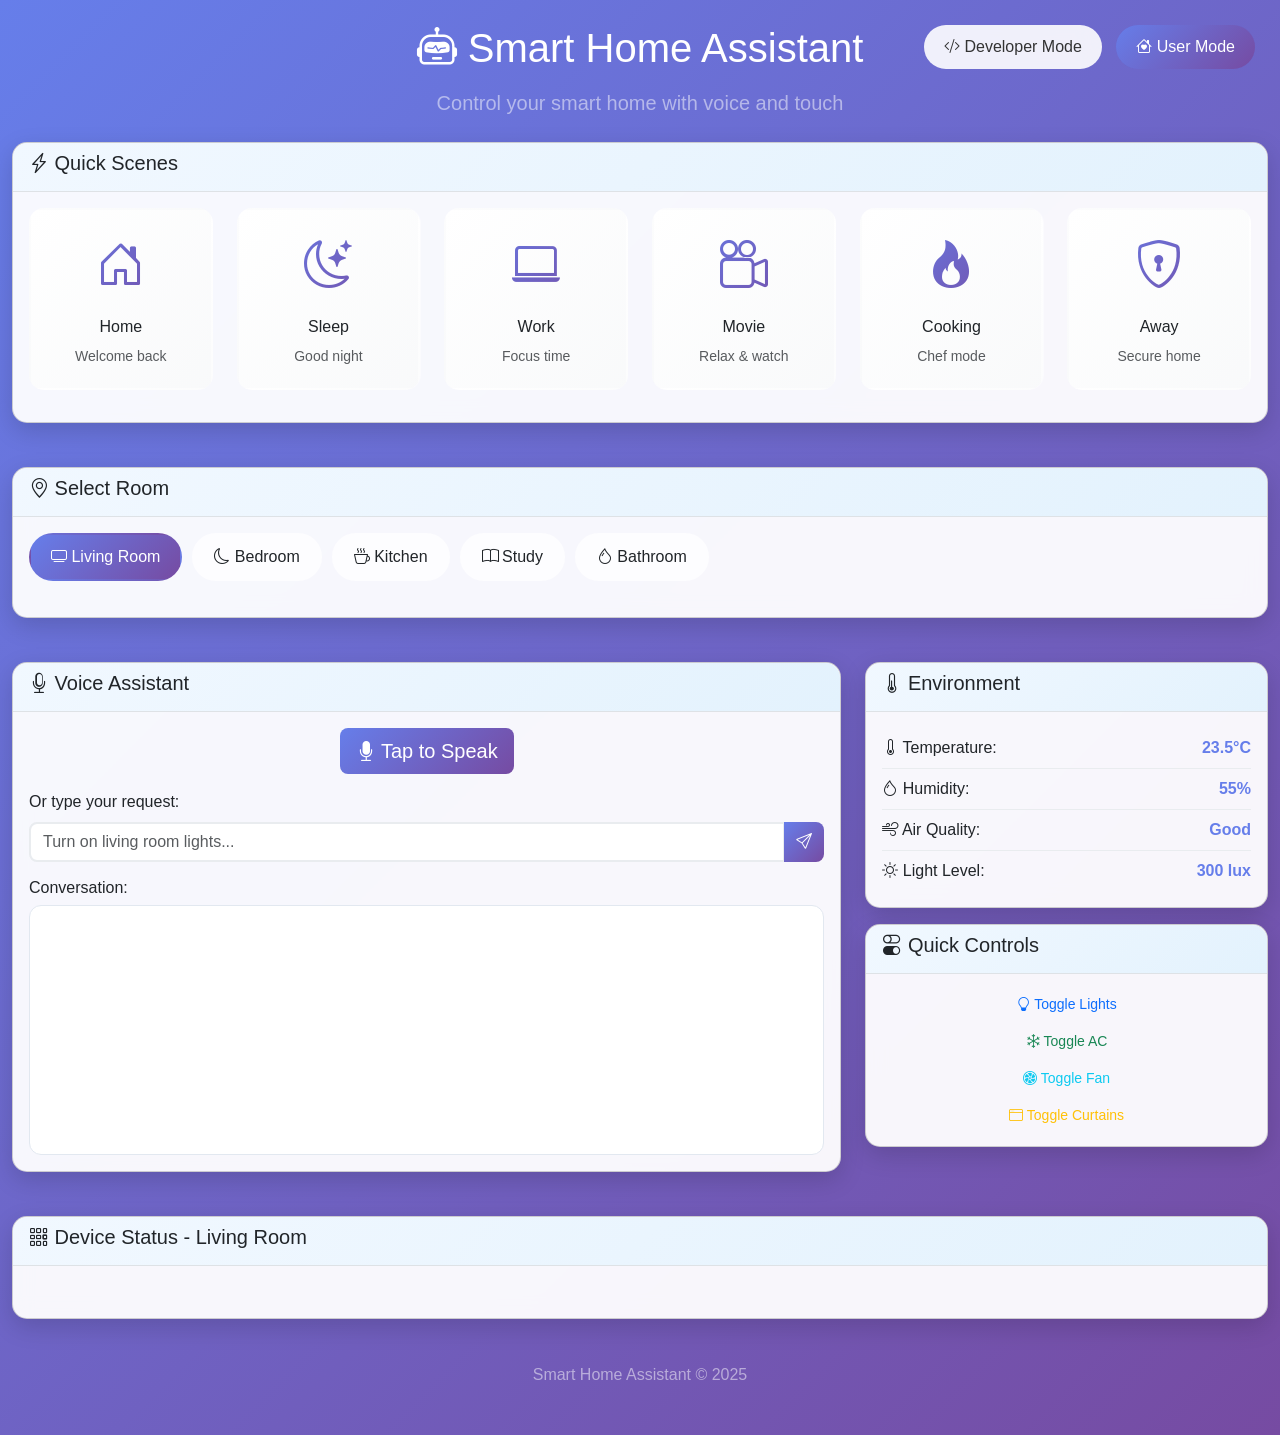
<file: web/index.html>
<!DOCTYPE html>
<html lang="en">
<head>
    <meta charset="UTF-8">
    <meta name="viewport" content="width=device-width, initial-scale=1.0">
    <title>Smart Home Assistant</title>
    <link href="https://cdn.jsdelivr.net/npm/bootstrap@5.1.3/dist/css/bootstrap.min.css" rel="stylesheet">
    <link rel="stylesheet" href="https://cdn.jsdelivr.net/npm/bootstrap-icons@1.7.2/font/bootstrap-icons.css">
    <link rel="stylesheet" href="css/styles.css">
    
    <!-- Load configuration and modules -->
    <script src="js/config.js"></script>
    <script src="js/api-client.js"></script>
    <script src="js/main.js"></script>
</head>
<body>
    <!-- Mode Switcher -->
    <div class="mode-switcher">
        <a href="developer.html" class="mode-btn">
            <i class="bi bi-code-slash"></i> Developer Mode
        </a>
        <a href="index.html" class="mode-btn active">
            <i class="bi bi-house-heart"></i> User Mode
        </a>
    </div>

    <div class="container-fluid">
        <!-- Header -->
        <header class="text-center my-4">
            <h1 class="text-white mb-3">
                <i class="bi bi-robot"></i> Smart Home Assistant
            </h1>
            <p class="lead text-white-50">
                Control your smart home with voice and touch
            </p>
        </header>

        <!-- Quick Scene Controls -->
        <div class="row mb-4">
            <div class="col-12">
                <div class="card">
                    <div class="card-header">
                        <h5><i class="bi bi-lightning-charge"></i> Quick Scenes</h5>
                    </div>
                    <div class="card-body">
                        <div class="row">
                            <div class="col-md-2 col-6 mb-3">
                                <div class="scene-card" onclick="executeScene('home_mode')">
                                    <div class="scene-icon">
                                        <i class="bi bi-house-door"></i>
                                    </div>
                                    <h6>Home</h6>
                                    <small class="text-muted">Welcome back</small>
                                </div>
                            </div>
                            <div class="col-md-2 col-6 mb-3">
                                <div class="scene-card" onclick="executeScene('sleep_mode')">
                                    <div class="scene-icon">
                                        <i class="bi bi-moon-stars"></i>
                                    </div>
                                    <h6>Sleep</h6>
                                    <small class="text-muted">Good night</small>
                                </div>
                            </div>
                            <div class="col-md-2 col-6 mb-3">
                                <div class="scene-card" onclick="executeScene('work_mode')">
                                    <div class="scene-icon">
                                        <i class="bi bi-laptop"></i>
                                    </div>
                                    <h6>Work</h6>
                                    <small class="text-muted">Focus time</small>
                                </div>
                            </div>
                            <div class="col-md-2 col-6 mb-3">
                                <div class="scene-card" onclick="executeScene('movie_mode')">
                                    <div class="scene-icon">
                                        <i class="bi bi-camera-reels"></i>
                                    </div>
                                    <h6>Movie</h6>
                                    <small class="text-muted">Relax & watch</small>
                                </div>
                            </div>
                            <div class="col-md-2 col-6 mb-3">
                                <div class="scene-card" onclick="executeScene('cooking_mode')">
                                    <div class="scene-icon">
                                        <i class="bi bi-fire"></i>
                                    </div>
                                    <h6>Cooking</h6>
                                    <small class="text-muted">Chef mode</small>
                                </div>
                            </div>
                            <div class="col-md-2 col-6 mb-3">
                                <div class="scene-card" onclick="executeScene('away_mode')">
                                    <div class="scene-icon">
                                        <i class="bi bi-shield-lock"></i>
                                    </div>
                                    <h6>Away</h6>
                                    <small class="text-muted">Secure home</small>
                                </div>
                            </div>
                        </div>
                    </div>
                </div>
            </div>
        </div>

        <!-- Room Selection -->
        <div class="row mb-4">
            <div class="col-12">
                <div class="card">
                    <div class="card-header">
                        <h5><i class="bi bi-geo-alt"></i> Select Room</h5>
                    </div>
                    <div class="card-body">
                        <div class="room-tabs" id="room-tabs">
                            <div class="room-tab active" data-room="living_room" onclick="selectRoom('living_room')">
                                <i class="bi bi-tv"></i> Living Room
                            </div>
                            <div class="room-tab" data-room="bedroom" onclick="selectRoom('bedroom')">
                                <i class="bi bi-moon"></i> Bedroom
                            </div>
                            <div class="room-tab" data-room="kitchen" onclick="selectRoom('kitchen')">
                                <i class="bi bi-cup-hot"></i> Kitchen
                            </div>
                            <div class="room-tab" data-room="study" onclick="selectRoom('study')">
                                <i class="bi bi-book"></i> Study
                            </div>
                            <div class="room-tab" data-room="bathroom" onclick="selectRoom('bathroom')">
                                <i class="bi bi-droplet"></i> Bathroom
                            </div>
                        </div>
                    </div>
                </div>
            </div>
        </div>

        <!-- Voice Interaction and Room Status -->
        <div class="row mb-4">
            <div class="col-md-8">
                <div class="card">
                    <div class="card-header">
                        <h5><i class="bi bi-mic"></i> Voice Assistant</h5>
                    </div>
                    <div class="card-body">
                        <div class="text-center mb-3">
                            <button id="voice-btn" class="btn btn-primary btn-lg" onclick="toggleVoiceRecording()">
                                <i class="bi bi-mic-fill"></i> Tap to Speak
                            </button>
                        </div>
                        
                        <div class="mb-3">
                            <label for="user-input" class="form-label">Or type your request:</label>
                            <div class="input-group">
                                <input type="text" id="user-input" class="form-control" placeholder="Turn on living room lights..." onkeypress="handleEnterKey(event)">
                                <button class="btn btn-primary" onclick="sendText()">
                                    <i class="bi bi-send"></i>
                                </button>
                            </div>
                        </div>
                        
                        <div>
                            <h6>Conversation:</h6>
                            <div id="chat-history" class="chat-area" style="min-height: 250px;"></div>
                        </div>
                        
                        <div class="mt-3" id="audio-player-container" style="display: none;">
                            <audio id="audio-player" controls style="width: 100%;"></audio>
                        </div>
                    </div>
                </div>
            </div>
            
            <!-- Room Status and Quick Controls -->
            <div class="col-md-4">
                <!-- Environment Status -->
                <div class="card mb-3">
                    <div class="card-header">
                        <h5><i class="bi bi-thermometer-half"></i> Environment</h5>
                    </div>
                    <div class="card-body">
                        <div id="environment-status">
                            <div class="environment-item">
                                <span><i class="bi bi-thermometer"></i> Temperature:</span>
                                <span class="environment-value" id="temp-display">23.5°C</span>
                            </div>
                            <div class="environment-item">
                                <span><i class="bi bi-droplet"></i> Humidity:</span>
                                <span class="environment-value" id="humidity-display">55%</span>
                            </div>
                            <div class="environment-item">
                                <span><i class="bi bi-wind"></i> Air Quality:</span>
                                <span class="environment-value" id="air-quality-display">Good</span>
                            </div>
                            <div class="environment-item">
                                <span><i class="bi bi-brightness-high"></i> Light Level:</span>
                                <span class="environment-value" id="light-display">300 lux</span>
                            </div>
                        </div>
                    </div>
                </div>

                <!-- Quick Controls -->
                <div class="card">
                    <div class="card-header">
                        <h5><i class="bi bi-toggles"></i> Quick Controls</h5>
                    </div>
                    <div class="card-body">
                        <div class="d-grid gap-2">
                            <button class="btn btn-outline-primary btn-sm" onclick="quickControl('ceiling_light', 'toggle')" id="light-btn">
                                <i class="bi bi-lightbulb"></i> <span id="light-text">Toggle Lights</span>
                            </button>
                            <button class="btn btn-outline-success btn-sm" onclick="quickControl('ac', 'toggle')" id="ac-btn">
                                <i class="bi bi-snow"></i> <span id="ac-text">Toggle AC</span>
                            </button>
                            <button class="btn btn-outline-info btn-sm" onclick="quickControl('fan', 'toggle')" id="fan-btn">
                                <i class="bi bi-fan"></i> <span id="fan-text">Toggle Fan</span>
                            </button>
                            <button class="btn btn-outline-warning btn-sm" onclick="quickControl('curtain', 'toggle')" id="curtain-btn">
                                <i class="bi bi-window"></i> <span id="curtain-text">Toggle Curtains</span>
                            </button>
                        </div>
                    </div>
                </div>
            </div>
        </div>

        <!-- Device Status Grid -->
        <div class="row mb-4">
            <div class="col-12">
                <div class="card">
                    <div class="card-header">
                        <h5><i class="bi bi-grid-3x3-gap"></i> Device Status - <span id="current-room-display">Living Room</span></h5>
                    </div>
                    <div class="card-body">
                        <div class="device-grid" id="device-grid">
                            <!-- Device cards will be populated here -->
                        </div>
                    </div>
                </div>
            </div>
        </div>

        <footer class="text-center mt-4 mb-5">
            <p class="text-white-50">Smart Home Assistant &copy; 2025</p>
        </footer>
    </div>

    <!-- User Mode JavaScript -->
    <script>
        // Global variables
        let isRecording = false;
        let currentRoom = 'living_room';
        let currentDeviceStates = {};

        // Room selection
        function selectRoom(room) {
            currentRoom = room;
            
            // Update active tab
            document.querySelectorAll('.room-tab').forEach(tab => {
                tab.classList.remove('active');
            });
            document.querySelector(`[data-room="${room}"]`).classList.add('active');
            
            // Update display
            const roomNames = {
                'living_room': 'Living Room',
                'bedroom': 'Bedroom',
                'kitchen': 'Kitchen',
                'study': 'Study',
                'bathroom': 'Bathroom'
            };
            document.getElementById('current-room-display').textContent = roomNames[room];
            
            // Update environment and device status
            updateEnvironmentStatus();
            updateDeviceGrid();
        }

        // Scene execution
        function executeScene(sceneName) {
            addMessageToChat('user', `Executing ${sceneName.replace('_', ' ')} mode...`);
            
            fetch(`${API_URLS.coordinator}/execute_scene`, {
                method: 'POST',
                headers: { 'Content-Type': 'application/json' },
                body: JSON.stringify({ scene_name: sceneName, location: currentRoom })
            })
            .then(response => response.json())
            .then(data => {
                if (data.status === 'success') {
                    addMessageToChat('ai', `${sceneName.replace('_', ' ')} mode activated successfully!`);
                } else {
                    addMessageToChat('ai', `Failed to activate ${sceneName.replace('_', ' ')} mode.`);
                }
                updateEnvironmentStatus();
                updateDeviceGrid();
            })
            .catch(error => {
                addMessageToChat('ai', `Error executing scene: ${error.message}`);
            });
        }

        // Voice recording with real STT
        function toggleVoiceRecording() {
            const btn = document.getElementById('voice-btn');
            if (!isRecording) {
                startVoiceRecording(btn);
            } else {
                stopVoiceRecording(btn);
            }
        }

        async function startVoiceRecording(btn) {
            try {
                // Check if browser supports audio recording
                if (!navigator.mediaDevices || !navigator.mediaDevices.getUserMedia) {
                    addMessageToChat('system', 'Voice recording not supported in this browser.');
                    return;
                }

                // Request microphone access
                const stream = await navigator.mediaDevices.getUserMedia({ audio: true });
                
                isRecording = true;
                btn.innerHTML = '<i class="bi bi-stop-fill"></i> Stop Recording';
                btn.classList.add('voice-recording', 'btn-danger');
                btn.classList.remove('btn-primary');
                
                addMessageToChat('system', 'Recording... Speak now!');
                
                // Initialize MediaRecorder
                const mediaRecorder = new MediaRecorder(stream);
                const audioChunks = [];
                
                mediaRecorder.ondataavailable = (event) => {
                    audioChunks.push(event.data);
                };
                
                mediaRecorder.onstop = async () => {
                    const audioBlob = new Blob(audioChunks, { type: 'audio/wav' });
                    await processAudioBlob(audioBlob);
                    
                    // Stop all tracks to free up microphone
                    stream.getTracks().forEach(track => track.stop());
                };
                
                // Start recording
                mediaRecorder.start();
                
                // Store mediaRecorder for stopping
                window.currentMediaRecorder = mediaRecorder;
                
                // Auto-stop after 10 seconds
                setTimeout(() => {
                    if (isRecording && mediaRecorder.state === 'recording') {
                        stopVoiceRecording(btn);
                    }
                }, 10000);
                
            } catch (error) {
                console.error('Error starting voice recording:', error);
                addMessageToChat('system', `Voice recording error: ${error.message}`);
                resetVoiceButton(btn);
            }
        }

        function stopVoiceRecording(btn) {
            if (window.currentMediaRecorder && window.currentMediaRecorder.state === 'recording') {
                window.currentMediaRecorder.stop();
            }
            resetVoiceButton(btn);
        }

        function resetVoiceButton(btn) {
            isRecording = false;
            btn.innerHTML = '<i class="bi bi-mic-fill"></i> Tap to Speak';
            btn.classList.remove('voice-recording', 'btn-danger');
            btn.classList.add('btn-primary');
        }

        async function processAudioBlob(audioBlob) {
            addMessageToChat('system', 'Processing voice...');
            
            try {
                // Create FormData for file upload
                const formData = new FormData();
                formData.append('file', audioBlob, 'recording.wav');
                
                // Upload to STT service
                const response = await fetch(`${API_URLS.stt}/upload`, {
                    method: 'POST',
                    body: formData
                });
                
                if (!response.ok) {
                    throw new Error(`STT service error: ${response.status}`);
                }
                
                const data = await response.json();
                
                if (data.text && data.text.trim()) {
                    const recognizedText = data.text.trim();
                    addMessageToChat('user', recognizedText);
                    sendTextMessage(recognizedText);
                } else {
                    addMessageToChat('system', 'Could not recognize speech. Please try again.');
                }
                
            } catch (error) {
                console.error('Error processing audio:', error);
                addMessageToChat('system', `Speech recognition failed: ${error.message}`);
            }
        }

        // Fallback voice command for demo purposes
        function processVoiceCommand(text) {
            addMessageToChat('user', text);
            sendTextMessage(text);
        }

        // Text input
        function sendText() {
            const input = document.getElementById('user-input');
            const text = input.value.trim();
            if (!text) return;
            
            addMessageToChat('user', text);
            input.value = '';
            sendTextMessage(text);
        }

        function handleEnterKey(event) {
            if (event.key === 'Enter') {
                sendText();
            }
        }

        async function sendTextMessage(text) {
            const thinkingId = addMessageToChat('ai', 'Thinking...');
            
            try {
                const response = await fetch(`${API_URLS.coordinator}/process_text`, {
                    method: 'POST',
                    headers: { 'Content-Type': 'application/json' },
                    body: JSON.stringify({ text: text })
                });
                
                const data = await response.json();
                
                if (response.ok) {
                    updateChatMessage(thinkingId, data.ai_response);
                    
                    if (data.iot_commands && data.iot_commands.length > 0) {
                        let iotInfo = 'Executed commands:<br>';
                        data.iot_commands.forEach(cmd => {
                            if (cmd.type === 'scene') {
                                iotInfo += `- Scene: ${cmd.scene}<br>`;
                            } else {
                                iotInfo += `- ${cmd.device} (${cmd.location}): ${cmd.action}<br>`;
                            }
                        });
                        addMessageToChat('system', iotInfo);
                    }
                    
                    if (data.audio_path) {
                        const audioServer = API_URLS.tts;
                        const audioFilename = data.audio_path.split('/').pop();
                        const audioUrl = `${audioServer}/audio/${audioFilename}`;
                        
                        const audioPlayer = document.getElementById('audio-player');
                        audioPlayer.src = audioUrl;
                        document.getElementById('audio-player-container').style.display = 'block';
                        
                        audioPlayer.play().catch(err => {
                            console.error('Auto-play failed:', err);
                            addMessageToChat('system', 'Audio ready. Click play button to listen.');
                        });
                    }
                    
                    updateEnvironmentStatus();
                    updateDeviceGrid();
                } else {
                    updateChatMessage(thinkingId, `Processing failed: ${data.error || 'Unknown error'}`);
                }
            } catch (error) {
                updateChatMessage(thinkingId, `Request error: ${error.message}`);
            }
        }

        // Quick controls
        function quickControl(device, action) {
            let deviceAction = action;
            
            if (action === 'toggle') {
                const currentState = currentDeviceStates[device]?.[currentRoom]?.status || 'off';
                deviceAction = currentState === 'on' ? 'off' : 'on';
            }
            
            fetch(`${API_URLS.iot}/control`, {
                method: 'POST',
                headers: { 'Content-Type': 'application/json' },
                body: JSON.stringify({
                    commands: [{ device: device, action: deviceAction, location: currentRoom }]
                })
            })
            .then(response => response.json())
            .then(data => {
                updateEnvironmentStatus();
                updateDeviceGrid();
                updateQuickControlButtons();
                addMessageToChat('system', `${device} in ${currentRoom} ${deviceAction}`);
            })
            .catch(error => {
                addMessageToChat('system', `Error controlling device: ${error.message}`);
            });
        }

        // Update environment status
        function updateEnvironmentStatus() {
            fetch(`${API_URLS.iot}/sensors/${currentRoom}`)
                .then(response => response.json())
                .then(data => {
                    if (data.sensors) {
                        document.getElementById('temp-display').textContent = `${data.sensors.temperature}°C`;
                        document.getElementById('humidity-display').textContent = `${data.sensors.humidity}%`;
                        document.getElementById('light-display').textContent = `${data.sensors.light_level} lux`;
                        
                        // Calculate air quality
                        const co2 = data.sensors.co2;
                        let airQuality = 'Good';
                        if (co2 > 800) airQuality = 'Poor';
                        else if (co2 > 600) airQuality = 'Fair';
                        document.getElementById('air-quality-display').textContent = airQuality;
                    }
                })
                .catch(error => console.error('Error updating environment:', error));
            
            // Update device states
            fetch(`${API_URLS.iot}/devices`)
                .then(response => response.json())
                .then(data => {
                    currentDeviceStates = data.devices;
                    updateQuickControlButtons();
                })
                .catch(error => console.error('Error updating device states:', error));
        }

        // Update quick control buttons
        function updateQuickControlButtons() {
            const devices = ['ceiling_light', 'ac', 'fan', 'curtain'];
            const buttonTexts = {
                'ceiling_light': 'light',
                'ac': 'ac',
                'fan': 'fan',
                'curtain': 'curtain'
            };

            devices.forEach(device => {
                const state = currentDeviceStates[device]?.[currentRoom]?.status || 'off';
                const button = document.getElementById(`${buttonTexts[device]}-btn`);
                const text = document.getElementById(`${buttonTexts[device]}-text`);
                
                if (button && text) {
                    if (state === 'on' || state === 'open') {
                        button.classList.remove('btn-outline-primary', 'btn-outline-success', 'btn-outline-info', 'btn-outline-warning');
                        button.classList.add('btn-primary');
                        text.textContent = `Turn Off ${device.replace('_', ' ').replace('ceiling light', 'Lights')}`;
                    } else {
                        button.classList.remove('btn-primary', 'btn-success', 'btn-info', 'btn-warning');
                        button.classList.add('btn-outline-primary');
                        text.textContent = `Turn On ${device.replace('_', ' ').replace('ceiling light', 'Lights')}`;
                    }
                }
            });
        }

        // Update device grid
        function updateDeviceGrid() {
            const grid = document.getElementById('device-grid');
            if (!grid) return;

            const deviceConfig = {
                'ceiling_light': { icon: 'lightbulb', name: 'Ceiling Light' },
                'desk_lamp': { icon: 'lamp', name: 'Desk Lamp' },
                'fan': { icon: 'fan', name: 'Fan' },
                'exhaust_fan': { icon: 'wind', name: 'Exhaust Fan' },
                'ac': { icon: 'snow', name: 'Air Conditioner' },
                'curtain': { icon: 'window', name: 'Curtain' }
            };

            grid.innerHTML = '';

            Object.keys(deviceConfig).forEach(deviceType => {
                const deviceState = currentDeviceStates[deviceType]?.[currentRoom];
                if (!deviceState) return;

                const config = deviceConfig[deviceType];
                const isActive = deviceState.status === 'on' || deviceState.status === 'open';

                const deviceCard = document.createElement('div');
                deviceCard.className = `device-card ${isActive ? 'active' : ''}`;
                deviceCard.onclick = () => quickControl(deviceType, 'toggle');

                let statusText = isActive ? 'On' : 'Off';
                let additionalInfo = '';

                // Add specific information based on device type
                if (deviceType === 'ceiling_light' || deviceType === 'desk_lamp') {
                    if (deviceState.brightness !== undefined) {
                        additionalInfo = `<br><small>Brightness: ${deviceState.brightness}%</small>`;
                    }
                } else if (deviceType === 'fan' || deviceType === 'exhaust_fan') {
                    if (deviceState.speed !== undefined && isActive) {
                        additionalInfo = `<br><small>Speed: ${deviceState.speed}</small>`;
                    }
                } else if (deviceType === 'ac') {
                    if (deviceState.temperature !== undefined) {
                        additionalInfo = `<br><small>Temp: ${deviceState.temperature}°C</small>`;
                    }
                } else if (deviceType === 'curtain') {
                    if (deviceState.position !== undefined) {
                        statusText = `${deviceState.position}% Open`;
                        additionalInfo = '';
                    }
                }

                deviceCard.innerHTML = `
                    <div class="device-icon">
                        <i class="bi bi-${config.icon}"></i>
                    </div>
                    <h6>${config.name}</h6>
                    <p class="mb-0">${statusText}${additionalInfo}</p>
                `;

                grid.appendChild(deviceCard);
            });
        }

        // Chat functions
        function addMessageToChat(type, text) {
            const chatHistory = document.getElementById('chat-history');
            const messageId = 'msg-' + Date.now() + '-' + Math.random();
            
            const messageDiv = document.createElement('div');
            messageDiv.id = messageId;
            messageDiv.className = `chat-message ${type}`;
            
            const messageP = document.createElement('p');
            
            if (type === 'system') {
                messageP.innerHTML = text;
            } else {
                messageP.textContent = text;
            }
            
            messageDiv.appendChild(messageP);
            chatHistory.appendChild(messageDiv);
            chatHistory.scrollTop = chatHistory.scrollHeight;
            
            return messageId;
        }

        function updateChatMessage(messageId, text) {
            const messageElement = document.getElementById(messageId);
            if (messageElement) {
                messageElement.querySelector('p').textContent = text;
                const chatHistory = messageElement.parentElement;
                chatHistory.scrollTop = chatHistory.scrollHeight;
            }
        }

        // Initialize
        document.addEventListener('DOMContentLoaded', function() {
            updateEnvironmentStatus();
            updateDeviceGrid();
            
            // Auto-refresh every 30 seconds
            setInterval(updateEnvironmentStatus, 30000);
            
            console.log('Smart Home User Interface loaded');
        });
    </script>
</body>
</html>
</file>
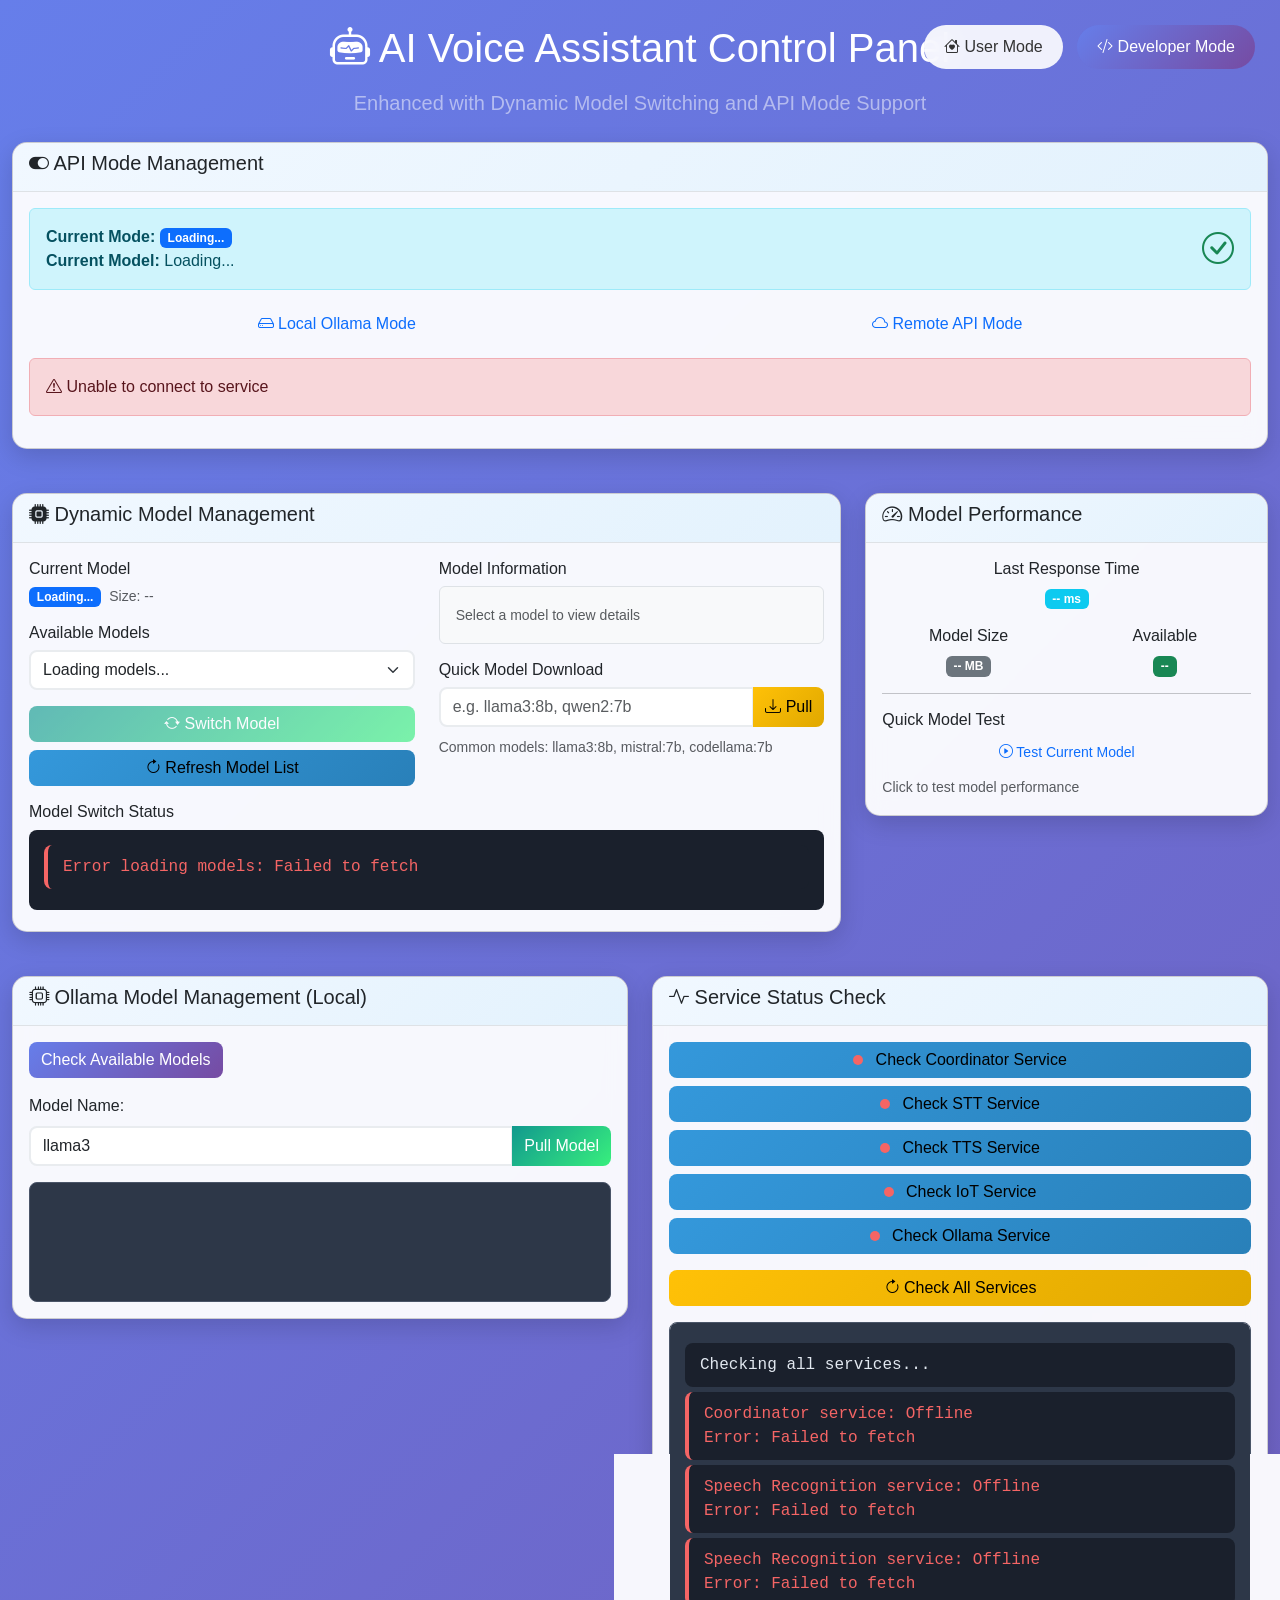
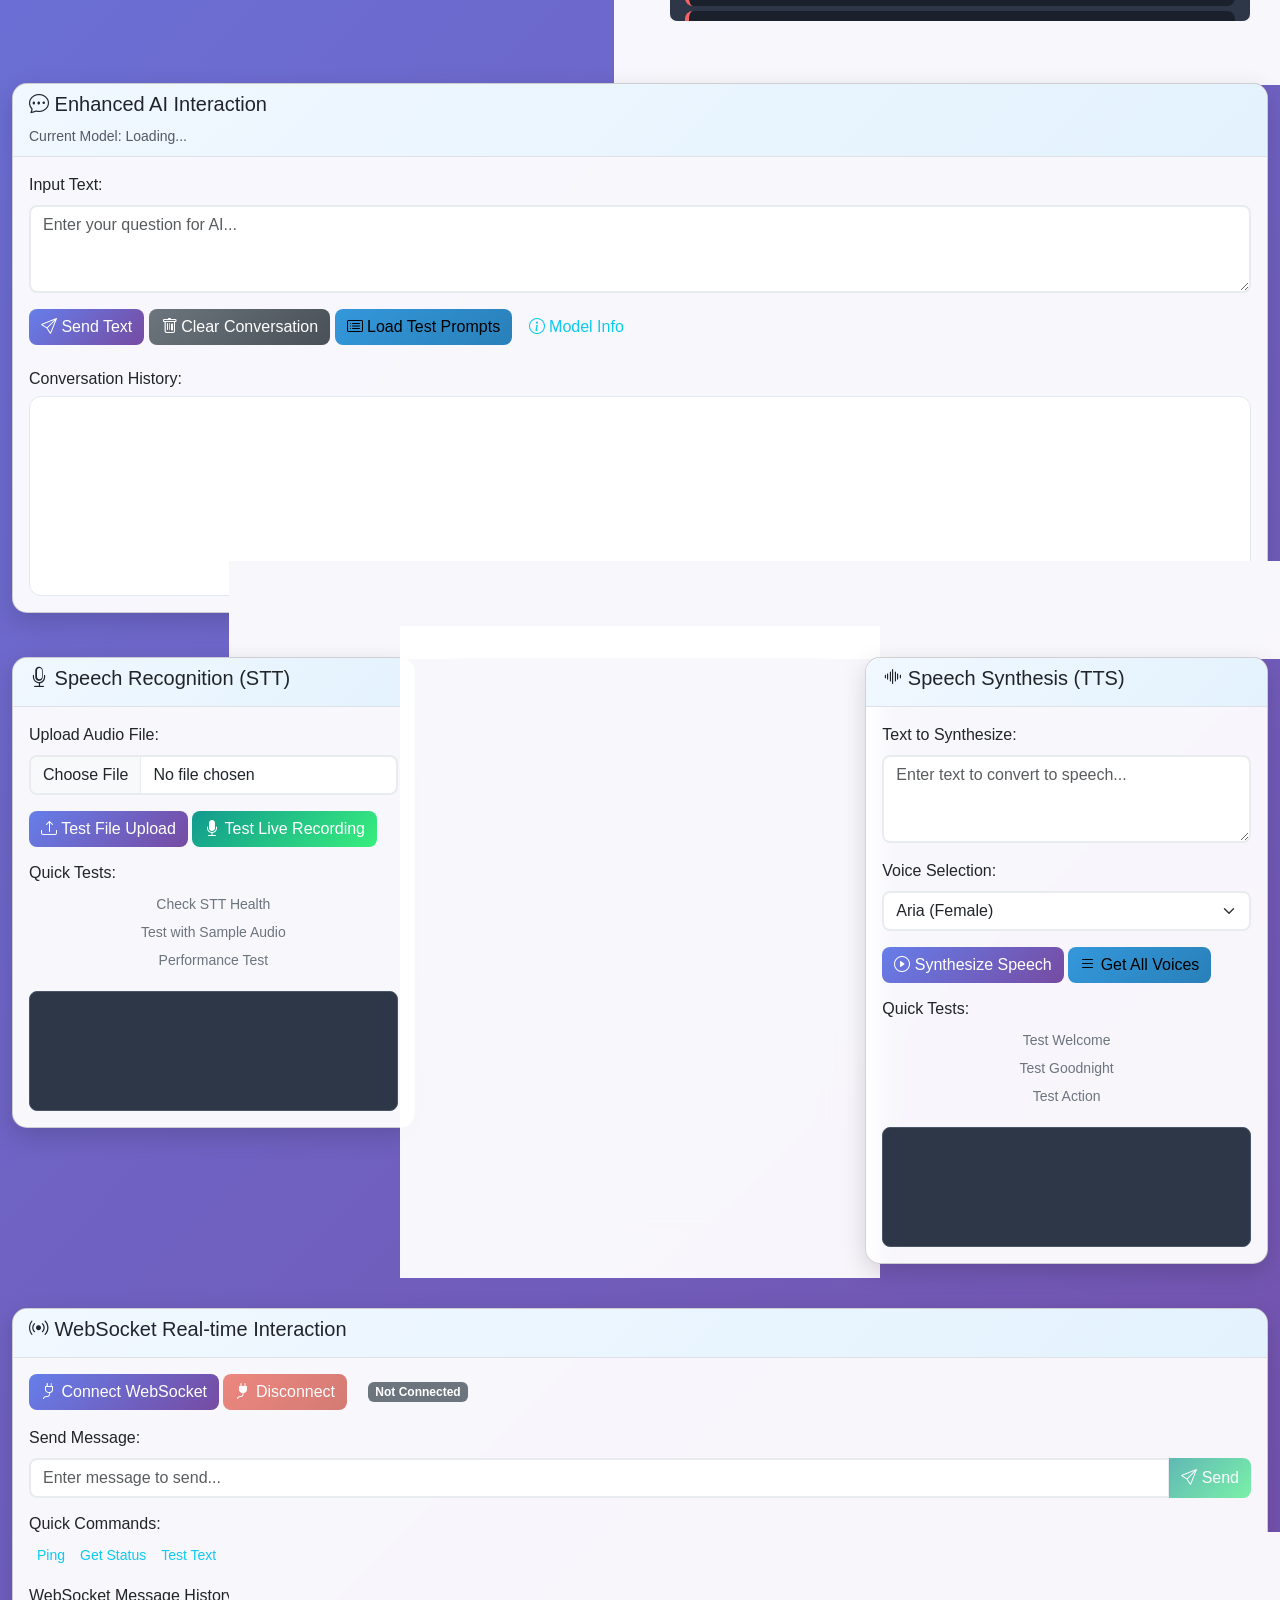
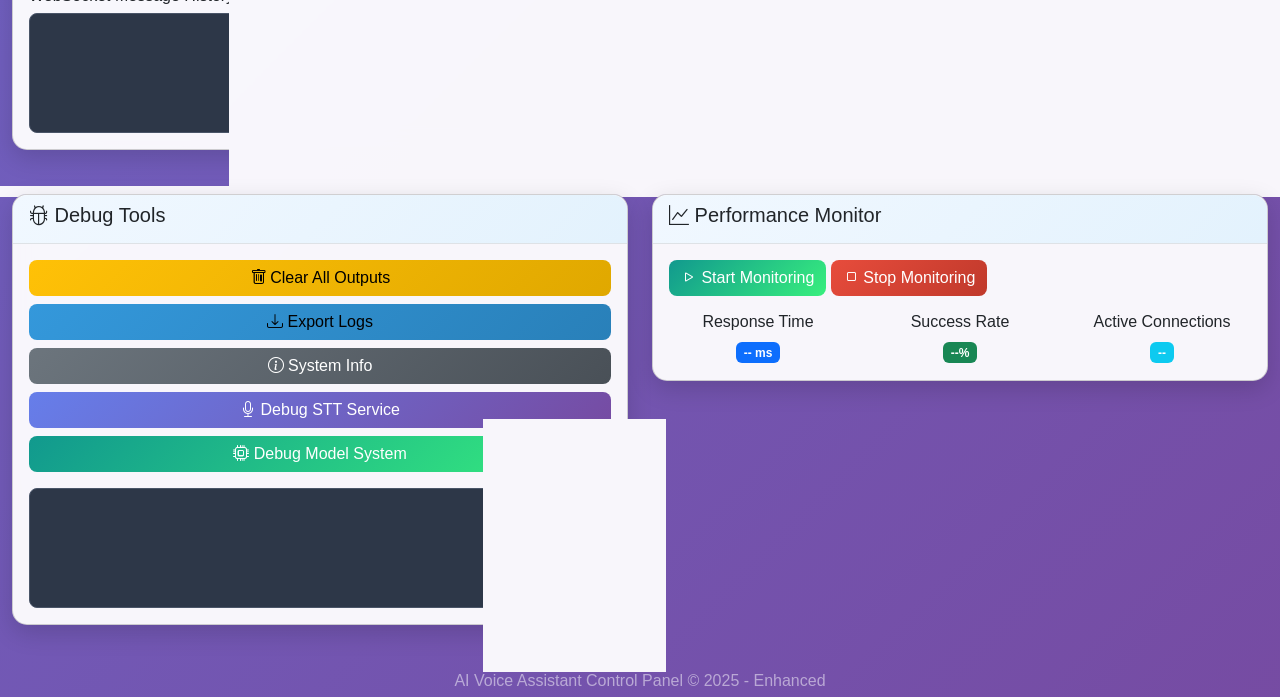
<file: web/developer.html>
<!DOCTYPE html>
<html lang="en">
<head>
    <meta charset="UTF-8">
    <meta name="viewport" content="width=device-width, initial-scale=1.0">
    <title>AI Voice Assistant Control Panel - Enhanced</title>
    <link href="https://cdn.jsdelivr.net/npm/bootstrap@5.1.3/dist/css/bootstrap.min.css" rel="stylesheet">
    <link rel="stylesheet" href="https://cdn.jsdelivr.net/npm/bootstrap-icons@1.7.2/font/bootstrap-icons.css">
    <link rel="stylesheet" href="css/styles.css">
    
    <!-- Load configuration and modules -->
    <script src="js/config.js"></script>
    <script src="js/api-client.js"></script>
    <script src="js/ollama.js"></script>
    <script src="js/services.js"></script>
    <script src="js/chat.js"></script>
    <script src="js/iot.js"></script>
    <script src="js/tts.js"></script>
    <script src="js/websocket.js"></script>
    <script src="js/stt-test.js"></script>
    <script src="js/main.js"></script>
</head>
<body>
    <!-- Mode Switcher -->
    <div class="mode-switcher">
        <a href="index.html" class="mode-btn">
            <i class="bi bi-house-heart"></i> User Mode
        </a>
        <a href="developer.html" class="mode-btn active">
            <i class="bi bi-code-slash"></i> Developer Mode
        </a>
    </div>

    <div class="container-fluid">
        <!-- Header -->
        <header class="text-center my-4">
            <h1 class="text-white mb-3">
                <i class="bi bi-robot"></i> AI Voice Assistant Control Panel
            </h1>
            <p class="lead text-white-50">
                Enhanced with Dynamic Model Switching and API Mode Support
            </p>
        </header>

        <!-- 🔥 新增：API模式切换区域 -->
        <div class="row mb-4">
            <div class="col-md-12">
                <div class="card">
                    <div class="card-header">
                        <h5><i class="bi bi-toggle-on"></i> API Mode Management</h5>
                    </div>
                    <div class="card-body">
                        <!-- 当前状态显示 -->
                        <div class="alert alert-info mb-3">
                            <div class="d-flex justify-content-between align-items-center">
                                <div>
                                    <strong>Current Mode:</strong> <span id="current-mode-display" class="badge bg-primary">Loading...</span>
                                    <br>
                                    <strong>Current Model:</strong> <span id="current-model-display">Loading...</span>
                                </div>
                                <div id="mode-status-icon">
                                    <i class="bi bi-check-circle text-success" style="font-size: 2rem;"></i>
                                </div>
                            </div>
                        </div>

                        <!-- 模式切换按钮 -->
                        <div class="btn-group w-100 mb-3" role="group">
                            <button type="button" class="btn btn-outline-primary" id="local-mode-btn" onclick="switchMode('local')">
                                <i class="bi bi-hdd"></i> Local Ollama Mode
                            </button>
                            <button type="button" class="btn btn-outline-primary" id="api-mode-btn" onclick="switchMode('api')">
                                <i class="bi bi-cloud"></i> Remote API Mode
                            </button>
                        </div>

                        <!-- 重启进度显示 -->
                        <div id="restart-progress" class="alert alert-warning" style="display: none;">
                            <div class="d-flex align-items-center">
                                <div class="spinner-border spinner-border-sm me-2" role="status">
                                    <span class="visually-hidden">Loading...</span>
                                </div>
                                <div>
                                    <strong>Service Restarting...</strong>
                                    <div id="restart-message">Switching mode requires service restart. Please wait...</div>
                                    <div class="progress mt-2" style="height: 5px;">
                                        <div id="restart-progress-bar" class="progress-bar progress-bar-striped progress-bar-animated" 
                                             role="progressbar" style="width: 0%"></div>
                                    </div>
                                </div>
                            </div>
                        </div>

                        <!-- 错误消息显示 -->
                        <div id="mode-error-message" class="alert alert-danger" style="display: none;">
                            <i class="bi bi-exclamation-triangle"></i> <span id="mode-error-text"></span>
                        </div>
                    </div>
                </div>
            </div>
        </div>

        <!-- 🔧 动态模型管理区域 -->
        <div class="row mb-4">
            <div class="col-md-8">
                <div class="card">
                    <div class="card-header">
                        <h5><i class="bi bi-cpu-fill"></i> Dynamic Model Management</h5>
                    </div>
                    <div class="card-body">
                        <div class="row">
                            <div class="col-md-6">
                                <h6>Current Model</h6>
                                <div class="d-flex align-items-center mb-3">
                                    <span class="badge bg-primary me-2" id="current-model-badge">Loading...</span>
                                    <small class="text-muted" id="current-model-size">Size: --</small>
                                </div>
                                
                                <h6>Available Models</h6>
                                <select class="form-select mb-3" id="model-selector">
                                    <option value="">Loading models...</option>
                                </select>
                                
                                <div class="d-grid gap-2">
                                    <button class="btn btn-success" id="switch-model-btn" disabled>
                                        <i class="bi bi-arrow-repeat"></i> Switch Model
                                    </button>
                                    <button class="btn btn-info" id="refresh-models-btn">
                                        <i class="bi bi-arrow-clockwise"></i> Refresh Model List
                                    </button>
                                </div>
                            </div>
                            <div class="col-md-6">
                                <h6>Model Information</h6>
                                <div id="model-info-display" class="border rounded p-3 bg-light">
                                    <small class="text-muted">Select a model to view details</small>
                                </div>
                                
                                <h6 class="mt-3">Quick Model Download</h6>
                                <div class="input-group mb-2">
                                    <input type="text" class="form-control" id="model-download-input" 
                                           placeholder="e.g. llama3:8b, qwen2:7b">
                                    <button class="btn btn-warning" id="download-model-btn">
                                        <i class="bi bi-download"></i> Pull
                                    </button>
                                </div>
                                <small class="text-muted">Common models: llama3:8b, mistral:7b, codellama:7b</small>
                            </div>
                        </div>
                        
                        <div class="mt-3">
                            <h6>Model Switch Status</h6>
                            <div id="model-status-output" class="console-output" style="min-height: 80px;">
                                <div class="text-muted">Ready for model management...</div>
                            </div>
                        </div>
                    </div>
                </div>
            </div>
            
            <div class="col-md-4">
                <div class="card">
                    <div class="card-header">
                        <h5><i class="bi bi-speedometer2"></i> Model Performance</h5>
                    </div>
                    <div class="card-body">
                        <div class="row text-center">
                            <div class="col-12 mb-3">
                                <h6>Last Response Time</h6>
                                <span class="badge bg-info" id="response-time-badge">-- ms</span>
                            </div>
                            <div class="col-6">
                                <h6>Model Size</h6>
                                <span class="badge bg-secondary" id="model-size-badge">-- MB</span>
                            </div>
                            <div class="col-6">
                                <h6>Available</h6>
                                <span class="badge bg-success" id="models-count-badge">--</span>
                            </div>
                        </div>
                        
                        <hr>
                        
                        <h6>Quick Model Test</h6>
                        <button class="btn btn-outline-primary btn-sm w-100" id="test-current-model">
                            <i class="bi bi-play-circle"></i> Test Current Model
                        </button>
                        
                        <div class="mt-2">
                            <small id="model-test-result" class="text-muted">Click to test model performance</small>
                        </div>
                    </div>
                </div>
            </div>
        </div>

        <!-- Service Status and Original Model Management -->
        <div class="row mb-4">
            <div class="col-md-6">
                <div class="card">
                    <div class="card-header">
                        <h5><i class="bi bi-cpu"></i> Ollama Model Management (Local)</h5>
                    </div>
                    <div class="card-body">
                        <button id="check-models" class="btn btn-primary mb-3">Check Available Models</button>
                        <div class="mb-3">
                            <label for="model-name" class="form-label">Model Name:</label>
                            <div class="input-group">
                                <input type="text" id="model-name" class="form-control" placeholder="e.g.: llama3" value="llama3">
                                <button id="pull-model" class="btn btn-success">Pull Model</button>
                            </div>
                        </div>
                        <div id="models-output" class="output-area"></div>
                    </div>
                </div>
            </div>
            
            <div class="col-md-6">
                <div class="card">
                    <div class="card-header">
                        <h5><i class="bi bi-activity"></i> Service Status Check</h5>
                    </div>
                    <div class="card-body">
                        <div class="d-grid gap-2">
                            <button class="btn btn-info" id="check-coordinator">
                                <span class="status-indicator status-offline" id="coordinator-status"></span>
                                Check Coordinator Service
                            </button>
                            <button class="btn btn-info" id="check-stt">
                                <span class="status-indicator status-offline" id="stt-status"></span>
                                Check STT Service
                            </button>
                            <button class="btn btn-info" id="check-tts">
                                <span class="status-indicator status-offline" id="tts-status"></span>
                                Check TTS Service
                            </button>
                            <button class="btn btn-info" id="check-iot">
                                <span class="status-indicator status-offline" id="iot-status"></span>
                                Check IoT Service
                            </button>
                            <button class="btn btn-info" id="check-ollama">
                                <span class="status-indicator status-offline" id="ollama-status"></span>
                                Check Ollama Service
                            </button>
                        </div>
                        <div class="mt-3">
                            <button class="btn btn-warning w-100" id="check-all-services">
                                <i class="bi bi-arrow-clockwise"></i> Check All Services
                            </button>
                        </div>
                        <div id="status-output" class="output-area mt-3"></div>
                    </div>
                </div>
            </div>
        </div>

        <!-- Enhanced AI Interaction -->
        <div class="row mb-4">
            <div class="col-md-12">
                <div class="card">
                    <div class="card-header">
                        <h5><i class="bi bi-chat-dots"></i> Enhanced AI Interaction</h5>
                        <small class="text-muted">Current Model: <span id="chat-current-model">Loading...</span></small>
                    </div>
                    <div class="card-body">
                        <div class="mb-3">
                            <label for="user-input" class="form-label">Input Text:</label>
                            <textarea id="user-input" class="form-control" rows="3" placeholder="Enter your question for AI..."></textarea>
                        </div>
                        <div class="mb-3">
                            <button id="send-text" class="btn btn-primary">
                                <i class="bi bi-send"></i> Send Text
                            </button>
                            <button id="clear-chat" class="btn btn-secondary">
                                <i class="bi bi-trash"></i> Clear Conversation
                            </button>
                            <button class="btn btn-info" onclick="loadTestPrompts()">
                                <i class="bi bi-card-list"></i> Load Test Prompts
                            </button>
                            <!-- 🔧 新增：模型信息显示 -->
                            <button class="btn btn-outline-info" id="show-model-info">
                                <i class="bi bi-info-circle"></i> Model Info
                            </button>
                        </div>
                        
                        <div class="mt-4">
                            <h6>Conversation History:</h6>
                            <div id="chat-history" class="chat-area"></div>
                        </div>
                        
                        <div class="mt-3" id="audio-player-container" style="display: none;">
                            <h6>AI Response Audio:</h6>
                            <audio id="audio-player" controls></audio>
                        </div>
                    </div>
                </div>
            </div>
        </div>

        <!-- STT, IoT and TTS Controls (保持原样) -->
        <div class="row mb-4">
            <div class="col-md-4">
                <div class="card">
                    <div class="card-header">
                        <h5><i class="bi bi-mic"></i> Speech Recognition (STT)</h5>
                    </div>
                    <div class="card-body">
                        <div class="mb-3">
                            <label for="stt-file" class="form-label">Upload Audio File:</label>
                            <input type="file" id="stt-file" class="form-control" accept="audio/*">
                        </div>
                        <div class="mb-3">
                            <button id="test-stt-upload" class="btn btn-primary" onclick="testSTTUpload()">
                                <i class="bi bi-upload"></i> Test File Upload
                            </button>
                            <button id="test-stt-record" class="btn btn-success" onclick="testSTTRecord()">
                                <i class="bi bi-mic-fill"></i> Test Live Recording
                            </button>
                        </div>
                        
                        <!-- Live Recording Controls -->
                        <div id="stt-recording-controls" style="display: none;">
                            <div class="alert alert-info">
                                <i class="bi bi-mic"></i> Recording in progress...
                                <button class="btn btn-sm btn-danger ms-2" onclick="stopSTTRecording()">Stop</button>
                            </div>
                        </div>
                        
                        <!-- Test Results -->
                        <div class="mb-3">
                            <h6>Quick Tests:</h6>
                            <div class="btn-group-vertical w-100" role="group">
                                <button class="btn btn-outline-secondary btn-sm" onclick="testSTTHealth()">Check STT Health</button>
                                <button class="btn btn-outline-secondary btn-sm" onclick="testSTTWithSample()">Test with Sample Audio</button>
                                <button class="btn btn-outline-secondary btn-sm" onclick="performSTTPerformanceTest()">Performance Test</button>
                            </div>
                        </div>
                        
                        <div id="stt-output" class="output-area mt-3"></div>
                    </div>
                </div>
            </div>
            
            <div class="col-md-4">
                <div class="card">
                    <div class="card-header">
                        <h5><i class="bi bi-hdd-network"></i> IoT Device Control</h5>
                    </div>
                    <div class="card-body">
                        <div class="row mb-3">
                            <div class="col-md-6">
                                <label for="device-type" class="form-label">Device Type:</label>
                                <select id="device-type" class="form-select">
                                    <option value="ceiling_light">Ceiling Light</option>
                                    <option value="desk_lamp">Desk Lamp</option>
                                    <option value="fan">Fan</option>
                                    <option value="exhaust_fan">Exhaust Fan</option>
                                    <option value="ac">AC</option>
                                    <option value="curtain">Curtain</option>
                                </select>
                            </div>
                            <div class="col-md-6">
                                <label for="device-action" class="form-label">Action:</label>
                                <select id="device-action" class="form-select">
                                    <option value="on">Turn On</option>
                                    <option value="off">Turn Off</option>
                                </select>
                            </div>
                        </div>
                        <div class="mb-3">
                            <label for="device-location" class="form-label">Location:</label>
                            <select id="device-location" class="form-select">
                                <option value="living_room">Living Room</option>
                                <option value="bedroom">Bedroom</option>
                                <option value="kitchen">Kitchen</option>
                                <option value="study">Study</option>
                                <option value="bathroom">Bathroom</option>
                            </select>
                        </div>
                        
                        <!-- Advanced Parameters -->
                        <div class="row mb-3" id="advanced-params" style="display: none;">
                            <div class="col-md-6">
                                <label for="param-value" class="form-label">Parameter Value:</label>
                                <input type="number" id="param-value" class="form-control" placeholder="e.g., 75 for brightness">
                            </div>
                            <div class="col-md-6">
                                <label for="param-type" class="form-label">Parameter Type:</label>
                                <select id="param-type" class="form-select">
                                    <option value="brightness">Brightness (%)</option>
                                    <option value="temperature">Temperature (°C)</option>
                                    <option value="speed">Speed (1-5)</option>
                                    <option value="position">Position (%)</option>
                                </select>
                            </div>
                        </div>
                        
                        <div class="mb-3">
                            <button id="send-command" class="btn btn-success">
                                <i class="bi bi-play-circle"></i> Send Control Command
                            </button>
                            <button id="get-devices" class="btn btn-info">
                                <i class="bi bi-list-ul"></i> Get All Device Status
                            </button>
                            <button class="btn btn-warning" onclick="toggleAdvancedParams()">
                                <i class="bi bi-gear"></i> Advanced Parameters
                            </button>
                        </div>
                        
                        <!-- Scene Control -->
                        <div class="mb-3">
                            <h6>Scene Control:</h6>
                            <div class="btn-group" role="group">
                                <button class="btn btn-outline-primary btn-sm" onclick="executeSceneFromDev('home_mode')">Home</button>
                                <button class="btn btn-outline-primary btn-sm" onclick="executeSceneFromDev('sleep_mode')">Sleep</button>
                                <button class="btn btn-outline-primary btn-sm" onclick="executeSceneFromDev('work_mode')">Work</button>
                                <button class="btn btn-outline-primary btn-sm" onclick="executeSceneFromDev('movie_mode')">Movie</button>
                                <button class="btn btn-outline-primary btn-sm" onclick="executeSceneFromDev('cooking_mode')">Cooking</button>
                                <button class="btn btn-outline-primary btn-sm" onclick="executeSceneFromDev('away_mode')">Away</button>
                            </div>
                        </div>
                        
                        <div id="iot-output" class="output-area mt-3"></div>
                    </div>
                </div>
            </div>
            
            <div class="col-md-4">
                <div class="card">
                    <div class="card-header">
                        <h5><i class="bi bi-soundwave"></i> Speech Synthesis (TTS)</h5>
                    </div>
                    <div class="card-body">
                        <div class="mb-3">
                            <label for="tts-text" class="form-label">Text to Synthesize:</label>
                            <textarea id="tts-text" class="form-control" rows="3" placeholder="Enter text to convert to speech..."></textarea>
                        </div>
                        <div class="mb-3">
                            <label for="tts-voice" class="form-label">Voice Selection:</label>
                            <select id="tts-voice" class="form-select">
                                <option value="en-US-AriaNeural">Aria (Female)</option>
                                <option value="en-US-GuyNeural">Guy (Male)</option>
                                <option value="en-US-DavisNeural">Davis (Male)</option>
                                <option value="en-US-JennyNeural">Jenny (Female)</option>
                                <option value="en-US-AmberNeural">Amber (Female)</option>
                            </select>
                        </div>
                        <div class="mb-3">
                            <button id="synthesize-speech" class="btn btn-primary">
                                <i class="bi bi-play-circle"></i> Synthesize Speech
                            </button>
                            <button id="get-voices" class="btn btn-info">
                                <i class="bi bi-list"></i> Get All Voices
                            </button>
                        </div>
                        
                        <!-- Quick TTS Tests -->
                        <div class="mb-3">
                            <h6>Quick Tests:</h6>
                            <div class="btn-group-vertical w-100" role="group">
                                <button class="btn btn-outline-secondary btn-sm" onclick="quickTTSTest('Hello, welcome to your smart home!')">Test Welcome</button>
                                <button class="btn btn-outline-secondary btn-sm" onclick="quickTTSTest('Good night, sweet dreams!')">Test Goodnight</button>
                                <button class="btn btn-outline-secondary btn-sm" onclick="quickTTSTest('The lights have been turned on in the living room.')">Test Action</button>
                            </div>
                        </div>
                        
                        <div id="tts-output" class="output-area mt-3"></div>
                    </div>
                </div>
            </div>
        </div>

        <!-- WebSocket Real-time Interaction -->
        <div class="row mb-4">
            <div class="col-md-12">
                <div class="card">
                    <div class="card-header">
                        <h5><i class="bi bi-broadcast"></i> WebSocket Real-time Interaction</h5>
                    </div>
                    <div class="card-body">
                        <div class="mb-3">
                            <button id="ws-connect" class="btn btn-primary">
                                <i class="bi bi-plug"></i> Connect WebSocket
                            </button>
                            <button id="ws-disconnect" class="btn btn-danger" disabled>
                                <i class="bi bi-plug-fill"></i> Disconnect
                            </button>
                            <span id="ws-status" class="ms-3 badge bg-secondary">Not Connected</span>
                        </div>
                        <div class="mb-3">
                            <label for="ws-message" class="form-label">Send Message:</label>
                            <div class="input-group">
                                <input type="text" id="ws-message" class="form-control" placeholder="Enter message to send...">
                                <button id="ws-send" class="btn btn-success" disabled>
                                    <i class="bi bi-send"></i> Send
                                </button>
                            </div>
                        </div>
                        
                        <!-- WebSocket Command Templates -->
                        <div class="mb-3">
                            <h6>Quick Commands:</h6>
                            <div class="btn-group" role="group">
                                <button class="btn btn-outline-info btn-sm" onclick="sendWSCommand('ping')">Ping</button>
                                <button class="btn btn-outline-info btn-sm" onclick="sendWSCommand('get_status')">Get Status</button>
                                <button class="btn btn-outline-info btn-sm" onclick="sendWSCommand('test_text', 'Hello from WebSocket!')">Test Text</button>
                                <!-- 🔧 新增：模型相关WebSocket命令 -->
                                <button class="btn btn-outline-warning btn-sm" onclick="sendWSCommand('get_models')">Get Models</button>
                            </div>
                        </div>
                        
                        <div>
                            <h6>WebSocket Message History:</h6>
                            <div id="ws-output" class="output-area"></div>
                        </div>
                    </div>
                </div>
            </div>
        </div>

        <!-- Debug and Monitoring -->
        <div class="row">
            <div class="col-md-6">
                <div class="card">
                    <div class="card-header">
                        <h5><i class="bi bi-bug"></i> Debug Tools</h5>
                    </div>
                    <div class="card-body">
                        <div class="d-grid gap-2">
                            <button class="btn btn-warning" onclick="clearAllOutputs()">
                                <i class="bi bi-trash"></i> Clear All Outputs
                            </button>
                            <button class="btn btn-info" onclick="exportLogs()">
                                <i class="bi bi-download"></i> Export Logs
                            </button>
                            <button class="btn btn-secondary" onclick="showSystemInfo()">
                                <i class="bi bi-info-circle"></i> System Info
                            </button>
                            <button class="btn btn-primary" onclick="debugSTTService()">
                                <i class="bi bi-mic"></i> Debug STT Service
                            </button>
                            <!-- 🔧 新增：模型调试工具 -->
                            <button class="btn btn-success" onclick="debugModelSystem()">
                                <i class="bi bi-cpu"></i> Debug Model System
                            </button>
                        </div>
                        <div id="debug-output" class="output-area mt-3"></div>
                    </div>
                </div>
            </div>
            
            <div class="col-md-6">
                <div class="card">
                    <div class="card-header">
                        <h5><i class="bi bi-graph-up"></i> Performance Monitor</h5>
                    </div>
                    <div class="card-body">
                        <div class="mb-3">
                            <button class="btn btn-success" onclick="startPerformanceMonitor()">
                                <i class="bi bi-play"></i> Start Monitoring
                            </button>
                            <button class="btn btn-danger" onclick="stopPerformanceMonitor()">
                                <i class="bi bi-stop"></i> Stop Monitoring
                            </button>
                        </div>
                        <div id="performance-metrics">
                            <div class="row text-center">
                                <div class="col-4">
                                    <h6>Response Time</h6>
                                    <span id="response-time" class="badge bg-primary">-- ms</span>
                                </div>
                                <div class="col-4">
                                    <h6>Success Rate</h6>
                                    <span id="success-rate" class="badge bg-success">--%</span>
                                </div>
                                <div class="col-4">
                                    <h6>Active Connections</h6>
                                    <span id="active-connections" class="badge bg-info">--</span>
                                </div>
                            </div>
                        </div>
                    </div>
                </div>
            </div>
        </div>

        <footer class="text-center mt-4 mb-5">
            <p class="text-white-50">AI Voice Assistant Control Panel &copy; 2025 - Enhanced</p>
        </footer>
    </div>

    <!-- Mode Switcher JavaScript -->
    <script src="js/api-mode.js"></script>

    <!-- Enhanced JavaScript for Dynamic Model Management -->
    <script>
        // 🔧 新增：全局变量用于模型管理
        let availableModels = [];
        let currentModel = '';
        let modelSwitchInProgress = false;

        // 🔧 新增：动态模型管理函数
        async function loadAvailableModels() {
            try {
                const response = await fetch(`${API_URLS.coordinator}/models`);
                const data = await response.json();
                
                if (response.ok) {
                    availableModels = data.available_models;
                    currentModel = data.current_model;
                    
                    // 更新UI
                    updateModelUI(data);
                    updateModelSelector(availableModels);
                    
                    console.log('✅ Loaded models:', availableModels.length);
                } else {
                    console.error('❌ Failed to load models:', data.error);
                    document.getElementById('model-status-output').innerHTML = 
                        `<div class="console-output error">Failed to load models: ${data.error}</div>`;
                }
            } catch (error) {
                console.error('❌ Error loading models:', error);
                document.getElementById('model-status-output').innerHTML = 
                    `<div class="console-output error">Error loading models: ${error.message}</div>`;
            }
        }

        function updateModelUI(data) {
            // 更新当前模型显示
            document.getElementById('current-model-badge').textContent = data.current_model;
            document.getElementById('chat-current-model').textContent = data.current_model;
            
            // 更新模型计数
            document.getElementById('models-count-badge').textContent = data.total_models;
            
            // 更新当前模型大小
            const currentModelData = data.available_models.find(m => m.is_current);
            if (currentModelData) {
                document.getElementById('current-model-size').textContent = `Size: ${currentModelData.size_mb} MB`;
                document.getElementById('model-size-badge').textContent = `${currentModelData.size_mb} MB`;
            }
        }

        function updateModelSelector(models) {
            const selector = document.getElementById('model-selector');
            selector.innerHTML = '';
            
            if (models.length === 0) {
                selector.innerHTML = '<option value="">No models available</option>';
                document.getElementById('switch-model-btn').disabled = true;
                return;
            }
            
            // 添加选项
            selector.innerHTML = '<option value="">Select a model...</option>';
            models.forEach(model => {
                const option = document.createElement('option');
                option.value = model.name;
                option.textContent = `${model.name} (${model.size_mb} MB)`;
                if (model.is_current) {
                    option.textContent += ' [CURRENT]';
                    option.style.fontWeight = 'bold';
                }
                selector.appendChild(option);
            });
            
            document.getElementById('switch-model-btn').disabled = false;
        }

        async function switchModel() {
            const selectedModel = document.getElementById('model-selector').value;
            if (!selectedModel) {
                alert('Please select a model to switch to');
                return;
            }
            
            if (selectedModel === currentModel) {
                alert('This model is already active');
                return;
            }
            
            if (modelSwitchInProgress) {
                alert('Model switch already in progress');
                return;
            }
            
            modelSwitchInProgress = true;
            const statusOutput = document.getElementById('model-status-output');
            const switchBtn = document.getElementById('switch-model-btn');
            
            // 更新UI状态
            switchBtn.disabled = true;
            switchBtn.innerHTML = '<i class="bi bi-hourglass-split"></i> Switching...';
            
            statusOutput.innerHTML = `<div class="console-output">🔄 Switching to model: ${selectedModel}...</div>`;
            
            try {
                const startTime = Date.now();
                
                const response = await fetch(`${API_URLS.coordinator}/models/switch`, {
                    method: 'POST',
                    headers: { 'Content-Type': 'application/json' },
                    body: JSON.stringify({ model_name: selectedModel })
                });
                
                const data = await response.json();
                const endTime = Date.now();
                const switchTime = endTime - startTime;
                
                if (response.ok && data.success) {
                    currentModel = selectedModel;
                    
                    statusOutput.innerHTML += `<div class="console-output success">✅ Successfully switched to ${selectedModel} (${switchTime}ms)</div>`;
                    
                    // 显示模型测试结果
                    if (data.test_result) {
                        const testResult = data.test_result;
                        statusOutput.innerHTML += `<div class="console-output">📊 Model test: ${testResult.success ? '✅ Passed' : '❌ Failed'}</div>`;
                        if (testResult.eval_count) {
                            statusOutput.innerHTML += `<div class="console-output">⚡ Performance: ${testResult.eval_count} tokens, ${Math.round(testResult.eval_duration / 1000000)}ms</div>`;
                        }
                    }
                    
                    // 刷新模型列表和UI
                    await loadAvailableModels();
                    
                    // 更新性能指标
                    document.getElementById('response-time-badge').textContent = `${switchTime} ms`;
                    
                } else {
                    statusOutput.innerHTML += `<div class="console-output error">❌ Failed to switch model: ${data.error || 'Unknown error'}</div>`;
                }
                
            } catch (error) {
                statusOutput.innerHTML += `<div class="console-output error">❌ Error switching model: ${error.message}</div>`;
            } finally {
                modelSwitchInProgress = false;
                switchBtn.disabled = false;
                switchBtn.innerHTML = '<i class="bi bi-arrow-repeat"></i> Switch Model';
            }
        }

        async function downloadModel() {
            const modelName = document.getElementById('model-download-input').value.trim();
            if (!modelName) {
                alert('Please enter a model name to download');
                return;
            }
            
            const statusOutput = document.getElementById('model-status-output');
            const downloadBtn = document.getElementById('download-model-btn');
            
            downloadBtn.disabled = true;
            downloadBtn.innerHTML = '<i class="bi bi-hourglass-split"></i> Downloading...';
            
            statusOutput.innerHTML += `<div class="console-output">📥 Starting download for model: ${modelName}...</div>`;
            statusOutput.innerHTML += `<div class="console-output">⏳ This may take several minutes depending on model size...</div>`;
            
            try {
                const response = await fetch(`${API_URLS.coordinator}/models/pull`, {
                    method: 'POST',
                    headers: { 'Content-Type': 'application/json' },
                    body: JSON.stringify({ model_name: modelName })
                });
                
                const data = await response.json();
                
                if (response.ok && data.success) {
                    statusOutput.innerHTML += `<div class="console-output success">✅ Successfully downloaded ${modelName}</div>`;
                    
                    // 刷新模型列表
                    await loadAvailableModels();
                    
                    // 清空输入框
                    document.getElementById('model-download-input').value = '';
                    
                } else {
                    statusOutput.innerHTML += `<div class="console-output error">❌ Failed to download model: ${data.error || 'Unknown error'}</div>`;
                }
                
            } catch (error) {
                statusOutput.innerHTML += `<div class="console-output error">❌ Error downloading model: ${error.message}</div>`;
            } finally {
                downloadBtn.disabled = false;
                downloadBtn.innerHTML = '<i class="bi bi-download"></i> Pull';
            }
        }

        async function testCurrentModel() {
            const testBtn = document.getElementById('test-current-model');
            const testResult = document.getElementById('model-test-result');
            
            testBtn.disabled = true;
            testBtn.innerHTML = '<i class="bi bi-hourglass-split"></i> Testing...';
            testResult.textContent = 'Testing model performance...';
            
            try {
                const startTime = Date.now();
                
                const response = await fetch(`${API_URLS.coordinator}/process_text`, {
                    method: 'POST',
                    headers: { 'Content-Type': 'application/json' },
                    body: JSON.stringify({ text: 'Hello! Please respond briefly to test the model.' })
                });
                
                const endTime = Date.now();
                const responseTime = endTime - startTime;
                
                if (response.ok) {
                    const data = await response.json();
                    
                    testResult.innerHTML = `✅ Model test successful! Response time: ${responseTime}ms<br><small>Response: "${data.ai_response.substring(0, 10000)}..."</small>`;
                    testResult.className = 'text-success';
                    
                    // 更新性能指标
                    document.getElementById('response-time-badge').textContent = `${responseTime} ms`;
                    
                    // 显示使用的模型信息
                    if (data.model_used) {
                        testResult.innerHTML += `<br><small>Model used: ${data.model_used}</small>`;
                    }
                    
                } else {
                    testResult.textContent = `❌ Model test failed: HTTP ${response.status}`;
                    testResult.className = 'text-danger';
                }
                
            } catch (error) {
                testResult.textContent = `❌ Model test error: ${error.message}`;
                testResult.className = 'text-danger';
            } finally {
                testBtn.disabled = false;
                testBtn.innerHTML = '<i class="bi bi-play-circle"></i> Test Current Model';
            }
        }

        function showModelInfo() {
            const selectedModel = document.getElementById('model-selector').value;
            const infoDisplay = document.getElementById('model-info-display');
            
            if (!selectedModel) {
                infoDisplay.innerHTML = '<small class="text-muted">Select a model to view details</small>';
                return;
            }
            
            const modelData = availableModels.find(m => m.name === selectedModel);
            if (modelData) {
                infoDisplay.innerHTML = `
                    <strong>${modelData.name}</strong><br>
                    <small class="text-muted">
                        Size: ${modelData.size_mb} MB<br>
                        Modified: ${modelData.modified_at ? new Date(modelData.modified_at).toLocaleDateString() : 'Unknown'}<br>
                        Status: ${modelData.is_current ? '<span class="badge bg-primary">Current</span>' : '<span class="badge bg-secondary">Available</span>'}
                    </small>
                `;
            }
        }

        // 🔧 新增：调试模型系统
        function debugModelSystem() {
            const debugOutput = document.getElementById('debug-output');
            debugOutput.innerHTML = '<div class="console-output">🔧 Debugging model system...</div>';
            
            // 显示当前模型状态
            debugOutput.innerHTML += `<div class="console-output">Current Model: ${currentModel}</div>`;
            debugOutput.innerHTML += `<div class="console-output">Available Models: ${availableModels.length}</div>`;
            debugOutput.innerHTML += `<div class="console-output">Switch in Progress: ${modelSwitchInProgress}</div>`;
            
            // 测试模型API
            fetch(`${API_URLS.coordinator}/models/current`)
                .then(response => response.json())
                .then(data => {
                    debugOutput.innerHTML += `<div class="console-output success">✅ Model API working</div>`;
                    debugOutput.innerHTML += `<div class="console-output">API Response: ${JSON.stringify(data, null, 2)}</div>`;
                })
                .catch(error => {
                    debugOutput.innerHTML += `<div class="console-output error">❌ Model API error: ${error.message}</div>`;
                });
        }

        // 🔧 新增：增强的WebSocket命令
        function sendWSCommand(type, text = '') {
            if (!wsConnection || wsConnection.readyState !== WebSocket.OPEN) {
                const outputArea = document.getElementById('ws-output');
                if (outputArea) {
                    outputArea.innerHTML += '<div class="console-output error">❌ WebSocket not connected</div>';
                    outputArea.scrollTop = outputArea.scrollHeight;
                }
                return;
            }
            
            try {
                let messageObj;
                
                switch (type) {
                    case 'test_text':
                        messageObj = { 
                            type: 'text', 
                            text: text || 'Test message from developer console',
                            timestamp: Date.now()
                        };
                        break;
                        
                    case 'ping':
                        messageObj = { 
                            type: 'ping',
                            timestamp: Date.now()
                        };
                        break;
                        
                    case 'get_status':
                        messageObj = { 
                            type: 'get_status',
                            timestamp: Date.now()
                        };
                        break;
                        
                    case 'get_models':
                        messageObj = { 
                            type: 'get_models',
                            timestamp: Date.now()
                        };
                        break;
                        
                    default:
                        console.error('Unknown command type:', type);
                        return;
                }
                
                wsConnection.send(JSON.stringify(messageObj));
                
                const outputArea = document.getElementById('ws-output');
                if (outputArea) {
                    outputArea.innerHTML += `<div class="console-output">📤 Command sent: ${type}</div>`;
                    outputArea.scrollTop = outputArea.scrollHeight;
                }
                
            } catch (error) {
                console.error('Error sending WebSocket command:', error);
                const outputArea = document.getElementById('ws-output');
                if (outputArea) {
                    outputArea.innerHTML += `<div class="console-output error">❌ Command error: ${error.message}</div>`;
                    outputArea.scrollTop = outputArea.scrollHeight;
                }
            }
        }

        function enhancedWebSocketHandler(event) {
            try {
                // 安全检查：确保 event.data 存在且有效
                if (!event || !event.data) {
                    console.warn('WebSocket: Received empty or invalid event');
                    return;
                }

                // 安全解析 JSON
                let data;
                try {
                    data = JSON.parse(event.data);
                } catch (parseError) {
                    console.error('WebSocket: Failed to parse JSON:', parseError);
                    const outputArea = document.getElementById('ws-output');
                    if (outputArea) {
                        outputArea.innerHTML += `<div class="console-output error">❌ Invalid JSON received: ${event.data}</div>`;
                        outputArea.scrollTop = outputArea.scrollHeight;
                    }
                    return;
                }

                // 安全检查：确保 data 是对象
                if (!data || typeof data !== 'object') {
                    console.warn('WebSocket: Received non-object data:', data);
                    return;
                }

                const outputArea = document.getElementById('ws-output');
                if (!outputArea) {
                    console.warn('WebSocket: Output area not found');
                    return;
                }
                
                // 根据消息类型处理
                switch (data.type) {
                    case 'model_switch':
                        outputArea.innerHTML += `<div class="console-output success">🔄 Model switched to: ${data.new_model || 'Unknown'}</div>`;
                        // 刷新本地模型状态
                        if (typeof loadAvailableModels === 'function') {
                            loadAvailableModels();
                        }
                        break;
                        
                    case 'models_list':
                        const modelCount = data.available_models ? data.available_models.length : 0;
                        outputArea.innerHTML += `<div class="console-output">📋 Received models list: ${modelCount} models</div>`;
                        outputArea.innerHTML += `<div class="console-output">Current: ${data.current_model || 'None'}</div>`;
                        break;
                        
                    case 'connection_established':
                        outputArea.innerHTML += `<div class="console-output success">✅ Enhanced connection established</div>`;
                        outputArea.innerHTML += `<div class="console-output">Current model: ${data.current_model || 'Unknown'}</div>`;
                        
                        // 安全检查 available_models
                        if (data.available_models && Array.isArray(data.available_models)) {
                            outputArea.innerHTML += `<div class="console-output">Available models: ${data.available_models.length}</div>`;
                            
                            // 更新本地状态
                            if (typeof currentModel !== 'undefined') {
                                currentModel = data.current_model;
                            }
                            if (typeof availableModels !== 'undefined') {
                                availableModels = data.available_models;
                            }
                        } else {
                            outputArea.innerHTML += `<div class="console-output">Available models: 0 (data invalid)</div>`;
                        }
                        break;
                        
                    case 'text_response':
                    case 'audio_response':
                        if (data.response) {
                            outputArea.innerHTML += `<div class="console-output success">✅ AI Response received</div>`;
                            outputArea.innerHTML += `<div class="console-output">Input: ${data.response.input_text || 'N/A'}</div>`;
                            outputArea.innerHTML += `<div class="console-output">Response: ${data.response.ai_response || 'N/A'}</div>`;
                            
                            // 显示配置文件信息（如果有）
                            if (data.response.config_file_info) {
                                outputArea.innerHTML += `<div class="console-output">💾 Config: ${data.response.config_file_info.config_updated ? 'Updated' : 'Not updated'}</div>`;
                            }
                        } else {
                            outputArea.innerHTML += `<div class="console-output">📨 Response received (no details)</div>`;
                        }
                        break;
                        
                    case 'error':
                        const errorMsg = data.error || data.message || 'Unknown error';
                        outputArea.innerHTML += `<div class="console-output error">❌ Error: ${errorMsg}</div>`;
                        break;
                        
                    case 'pong':
                        outputArea.innerHTML += `<div class="console-output">🏓 Pong received</div>`;
                        break;
                        
                    default:
                        // 对于未知消息类型，安全显示
                        const safeData = JSON.stringify(data, null, 2).substring(0, 20000); // 限制长度
                        outputArea.innerHTML += `<div class="console-output">📨 Received: ${safeData}</div>`;
                        break;
                }
                
                // 滚动到底部
                outputArea.scrollTop = outputArea.scrollHeight;
                
            } catch (error) {
                console.error('WebSocket message handling error:', error);
                const outputArea = document.getElementById('ws-output');
                if (outputArea) {
                    outputArea.innerHTML += `<div class="console-output error">❌ Failed to parse message: ${error.message}</div>`;
                    outputArea.scrollTop = outputArea.scrollHeight;
                }
            }
        }

        
        // 🔧 保持所有原有的JavaScript函数（从原文件）
        // Global variables for developer mode
        let performanceMonitorInterval = null;
        let testRequestCount = 0;
        let successfulRequests = 0;

        // Advanced parameter control
        function toggleAdvancedParams() {
            const params = document.getElementById('advanced-params');
            params.style.display = params.style.display === 'none' ? 'block' : 'none';
        }

        // Scene execution from developer mode
        function executeSceneFromDev(sceneName) {
            const outputArea = document.getElementById('iot-output');
            outputArea.innerHTML += `<div class="console-output">Executing scene: ${sceneName}...</div>`;
            
            fetch(`${API_URLS.coordinator}/execute_scene`, {
                method: 'POST',
                headers: { 'Content-Type': 'application/json' },
                body: JSON.stringify({ scene_name: sceneName })
            })
            .then(response => response.json())
            .then(data => {
                outputArea.innerHTML += `<div class="console-output success">Scene executed successfully!<br>Results: ${JSON.stringify(data, null, 2)}</div>`;
            })
            .catch(error => {
                outputArea.innerHTML += `<div class="console-output error">Scene execution failed: ${error.message}</div>`;
            });
        }

        // Quick TTS test
        function quickTTSTest(text) {
            document.getElementById('tts-text').value = text;
            synthesizeSpeech();
        }

        // Debug tools
        function clearAllOutputs() {
            const outputs = ['models-output', 'status-output', 'chat-history', 'iot-output', 'tts-output', 'ws-output', 'debug-output', 'stt-output', 'model-status-output'];
            outputs.forEach(id => {
                const element = document.getElementById(id);
                if (element) element.innerHTML = '';
            });
            document.getElementById('debug-output').innerHTML = '<div class="console-output success">All outputs cleared</div>';
        }

        function exportLogs() {
            const outputs = ['models-output', 'status-output', 'iot-output', 'tts-output', 'ws-output', 'stt-output', 'model-status-output'];
            let logData = '';
            
            outputs.forEach(id => {
                const element = document.getElementById(id);
                if (element && element.textContent) {
                    logData += `=== ${id.toUpperCase()} ===\n${element.textContent}\n\n`;
                }
            });
            
            const blob = new Blob([logData], { type: 'text/plain' });
            const url = window.URL.createObjectURL(blob);
            const a = document.createElement('a');
            a.href = url;
            a.download = `smart-home-logs-enhanced-${new Date().toISOString().split('T')[0]}.txt`;
            document.body.appendChild(a);
            a.click();
            document.body.removeChild(a);
            window.URL.revokeObjectURL(url);
            
            document.getElementById('debug-output').innerHTML = '<div class="console-output success">Enhanced logs exported successfully</div>';
        }

        function showSystemInfo() {
            const info = {
                userAgent: navigator.userAgent,
                language: navigator.language,
                platform: navigator.platform,
                cookieEnabled: navigator.cookieEnabled,
                onLine: navigator.onLine,
                mediaDevices: !!(navigator.mediaDevices && navigator.mediaDevices.getUserMedia),
                audioContext: !!(window.AudioContext || window.webkitAudioContext),
                timestamp: new Date().toISOString(),
                apiUrls: API_URLS,
                currentModel: currentModel,
                availableModels: availableModels.length,
                modelSwitchInProgress: modelSwitchInProgress
            };
            
            document.getElementById('debug-output').innerHTML = `<div class="console-output">Enhanced System Information:<br><pre>${JSON.stringify(info, null, 2)}</pre></div>`;
        }

        // Performance monitoring
        function startPerformanceMonitor() {
            if (performanceMonitorInterval) return;
            
            performanceMonitorInterval = setInterval(async () => {
                const startTime = Date.now();
                testRequestCount++;
                
                try {
                    const response = await fetch(`${API_URLS.coordinator}/`);
                    if (response.ok) {
                        successfulRequests++;
                    }
                    
                    const responseTime = Date.now() - startTime;
                    const successRate = ((successfulRequests / testRequestCount) * 100).toFixed(1);
                    
                    document.getElementById('response-time').textContent = `${responseTime} ms`;
                    document.getElementById('success-rate').textContent = `${successRate}%`;
                    document.getElementById('active-connections').textContent = wsConnection ? '1' : '0';
                    
                } catch (error) {
                    const responseTime = Date.now() - startTime;
                    document.getElementById('response-time').textContent = `${responseTime} ms`;
                    
                    const successRate = ((successfulRequests / testRequestCount) * 100).toFixed(1);
                    document.getElementById('success-rate').textContent = `${successRate}%`;
                }
            }, 5000);
            
            document.getElementById('debug-output').innerHTML = '<div class="console-output success">Enhanced performance monitoring started</div>';
        }

        function stopPerformanceMonitor() {
            if (performanceMonitorInterval) {
                clearInterval(performanceMonitorInterval);
                performanceMonitorInterval = null;
                document.getElementById('debug-output').innerHTML = '<div class="console-output">Performance monitoring stopped</div>';
            }
        }

        // Load test prompts
        function loadTestPrompts() {
            const testPrompts = [
            // System Questions (10 Questions for Visitors)
            "Who are the creators of this project?",
            "Do you think you are smarter than Alexa? If so, what makes you smarter?",
            "Why you can understand my intentions (commands)?",
            "How do the system works?",
            "Can you work without internet?",
            "You said you can work without internet, how about the remote API mode?",
            "What's your advantage compare with traditional methods?",
            "What's technologies been applied for this project?",
            "Tell me something about your hardware.",
            "What's the framework of this project?",
            
            // Device Control Commands (15 Commands for Lights & Fans)
            "Turn on the lights all over the house",
            "Turn living room fan on",
            "Dim bedroom lights to 20%",
            "Whole home All lights off",
            "Set Kitchen fan speed 3",
            "Brighten study lights to maximum",
            "Bathroom exhaust on",
            "Bedroom all lights 40%",
            "Turn off all fans in the home",
            "Maximum fan speed at the living room",
            "Lights on everywhere",
            "Living room lights and fan off",
            "Half brightness please",
            "Kitchen lights off",
            "Bedroom fan slow"
        ];
            
            const randomPrompt = testPrompts[Math.floor(Math.random() * testPrompts.length)];
            document.getElementById('user-input').value = randomPrompt;
            
            addMessageToChat('system', `Loaded test prompt: "${randomPrompt}"`);
        }

        // Enhanced initialization
        document.addEventListener('DOMContentLoaded', function() {
            console.log('🚀 Enhanced AI Voice Assistant Control Panel loading...');
            
            // 🔧 新增：初始化模型管理
            loadAvailableModels();
            
            // 设置模型管理事件监听器
            document.getElementById('switch-model-btn').addEventListener('click', switchModel);
            document.getElementById('refresh-models-btn').addEventListener('click', () => loadAvailableModels());
            document.getElementById('download-model-btn').addEventListener('click', downloadModel);
            document.getElementById('test-current-model').addEventListener('click', testCurrentModel);
            document.getElementById('model-selector').addEventListener('change', showModelInfo);
            
            // Ollama model management
            document.getElementById('check-models').addEventListener('click', checkOllamaModels);
            document.getElementById('pull-model').addEventListener('click', pullOllamaModel);
            
            // Service status check
            document.getElementById('check-coordinator').addEventListener('click', () => checkServiceStatus('coordinator'));
            document.getElementById('check-stt').addEventListener('click', () => checkServiceStatus('stt'));
            document.getElementById('check-tts').addEventListener('click', () => checkServiceStatus('tts'));
            document.getElementById('check-iot').addEventListener('click', () => checkServiceStatus('iot'));
            document.getElementById('check-ollama').addEventListener('click', () => checkServiceStatus('ollama'));
            document.getElementById('check-all-services').addEventListener('click', checkAllServicesStatus);
            
            // AI interaction
            document.getElementById('send-text').addEventListener('click', sendTextToAI);
            document.getElementById('clear-chat').addEventListener('click', clearChat);
            document.getElementById('user-input').addEventListener('keypress', function(e) {
                if (e.key === 'Enter' && !e.shiftKey) {
                    e.preventDefault();
                    sendTextToAI();
                }
            });
            
            // 🔧 新增：模型信息显示
            document.getElementById('show-model-info').addEventListener('click', function() {
                addMessageToChat('system', `Current model: ${currentModel}<br>Available models: ${availableModels.length}<br>Switch in progress: ${modelSwitchInProgress ? 'Yes' : 'No'}`);
            });
            
            // IoT device control
            document.getElementById('send-command').addEventListener('click', sendIoTCommand);
            document.getElementById('get-devices').addEventListener('click', getAllDevices);
            document.getElementById('device-type').addEventListener('change', updateActionDropdown);
            
            // Text-to-speech
            document.getElementById('synthesize-speech').addEventListener('click', synthesizeSpeech);
            document.getElementById('get-voices').addEventListener('click', getAvailableVoices);
            
            // WebSocket interaction
            document.getElementById('ws-connect').addEventListener('click', connectWebSocket);
            document.getElementById('ws-disconnect').addEventListener('click', disconnectWebSocket);
            document.getElementById('ws-send').addEventListener('click', sendWebSocketMessage);
            document.getElementById('ws-message').addEventListener('keypress', function(e) {
                if (e.key === 'Enter') {
                    e.preventDefault();
                    sendWebSocketMessage();
                }
            });
            
            // Initialize
            updateActionDropdown();
            
            // Auto-check service status on load
            setTimeout(checkAllServicesStatus, 1000);
            
            // 🔧 新增：定期刷新模型列表
            setInterval(() => {
                if (!modelSwitchInProgress) {
                    loadAvailableModels();
                }
            }, 30000); // 每30秒刷新一次
            
            console.log('✅ Enhanced AI Voice Assistant Control Panel loaded');
        });
        
        // 🔧 新增：增强的WebSocket连接
        function connectWebSocket() {
            const statusElement = document.getElementById('ws-status');
            const outputArea = document.getElementById('ws-output');
            
            if (!statusElement || !outputArea) {
                console.error('Required WebSocket UI elements not found');
                return;
            }
            
            try {
                wsConnection = new WebSocket(`ws://${window.location.hostname}:8080/ws`);
                
                statusElement.textContent = 'Connecting...';
                statusElement.className = 'ms-3 badge bg-warning';
                
                // Connection opened
                wsConnection.onopen = function() {
                    statusElement.textContent = 'Connected';
                    statusElement.className = 'ms-3 badge bg-success';
                    
                    document.getElementById('ws-connect').disabled = true;
                    document.getElementById('ws-disconnect').disabled = false;
                    const sendButton = document.getElementById('ws-send');
                    if (sendButton) {
                        sendButton.disabled = false;
                    }
                    
                    outputArea.innerHTML += '<div class="console-output success">✅ WebSocket connected successfully</div>';
                    outputArea.scrollTop = outputArea.scrollHeight;
                };
                
                // Message received
                wsConnection.onmessage = function(event) {
                    try {
                        // 安全检查事件数据
                        if (!event || !event.data) {
                            console.warn('WebSocket: Received empty message');
                            return;
                        }
                        
                        // 尝试解析 JSON
                        let data;
                        try {
                            data = JSON.parse(event.data);
                        } catch (parseError) {
                            console.error('WebSocket JSON parse error:', parseError);
                            outputArea.innerHTML += `<div class="console-output error">❌ Invalid JSON: ${event.data.substring(0, 10000)}...</div>`;
                            outputArea.scrollTop = outputArea.scrollHeight;
                            return;
                        }
                        
                        // 安全检查解析结果
                        if (!data || typeof data !== 'object') {
                            console.warn('WebSocket: Invalid data structure:', data);
                            outputArea.innerHTML += `<div class="console-output error">❌ Invalid data structure received</div>`;
                            outputArea.scrollTop = outputArea.scrollHeight;
                            return;
                        }
                        
                        // 处理不同类型的消息
                        if (data.type === 'text_response' && data.response) {
                            outputArea.innerHTML += '<div class="console-output success">✅ Text response received</div>';
                            
                            // 安全访问响应属性
                            const inputText = data.response.input_text || 'N/A';
                            const aiResponse = data.response.ai_response || 'N/A';
                            const modelUsed = data.response.model_used || 'Unknown';
                            
                            outputArea.innerHTML += `<div class="console-output"><strong>Input:</strong> ${inputText}</div>`;
                            outputArea.innerHTML += `<div class="console-output"><strong>AI Response:</strong> ${aiResponse}</div>`;
                            outputArea.innerHTML += `<div class="console-output"><strong>Model:</strong> ${modelUsed}</div>`;
                            
                            // 显示配置文件信息（如果存在）
                            if (data.response.config_file_info) {
                                const configInfo = data.response.config_file_info;
                                outputArea.innerHTML += `<div class="console-output">💾 Config file: ${configInfo.config_updated ? 'Updated' : 'Not updated'}</div>`;
                            }
                            
                        } else if (data.type === 'audio_response' && data.response) {
                            outputArea.innerHTML += '<div class="console-output success">✅ Audio response received</div>';
                            
                            // 处理音频文件
                            if (data.response.audio_path) {
                                const audioServer = `http://${window.location.hostname}:8001`;
                                const audioFilename = data.response.audio_path.split('/').pop();
                                const audioUrl = `${audioServer}/audio/${audioFilename}`;
                                
                                const audioElement = document.createElement('audio');
                                audioElement.controls = true;
                                audioElement.src = audioUrl;
                                audioElement.style.width = '100%';
                                audioElement.style.marginTop = '10px';
                                
                                const audioContainer = document.createElement('div');
                                audioContainer.className = 'console-output';
                                audioContainer.innerHTML = '<strong>Audio response:</strong><br>';
                                audioContainer.appendChild(audioElement);
                                
                                outputArea.appendChild(audioContainer);
                                
                                // 尝试自动播放
                                audioElement.play().catch(e => {
                                    console.log('Auto-play blocked:', e);
                                });
                            }
                            
                        } else {
                            // 对于其他消息类型，安全显示
                            const safeMessage = JSON.stringify(data, null, 2).substring(0, 10000);
                            outputArea.innerHTML += `<div class="console-output">📨 Message: ${safeMessage}</div>`;
                        }
                        
                    } catch (error) {
                        console.error('WebSocket message processing error:', error);
                        outputArea.innerHTML += `<div class="console-output error">❌ Message processing error: ${error.message}</div>`;
                    }
                    
                    // 滚动到底部
                    outputArea.scrollTop = outputArea.scrollHeight;
                };
                
                // Connection closed
                wsConnection.onclose = function(event) {
                    statusElement.textContent = 'Disconnected';
                    statusElement.className = 'ms-3 badge bg-secondary';
                    
                    document.getElementById('ws-connect').disabled = false;
                    document.getElementById('ws-disconnect').disabled = true;
                    const sendButton = document.getElementById('ws-send');
                    if (sendButton) {
                        sendButton.disabled = true;
                    }
                    
                    // 安全显示关闭原因
                    const reason = event.reason || 'Unknown reason';
                    const code = event.code || 'Unknown code';
                    outputArea.innerHTML += `<div class="console-output">🔌 WebSocket closed (${code}: ${reason})</div>`;
                    outputArea.scrollTop = outputArea.scrollHeight;
                    wsConnection = null;
                };
                
                // Connection error
                wsConnection.onerror = function(error) {
                    statusElement.textContent = 'Connection Error';
                    statusElement.className = 'ms-3 badge bg-danger';
                    
                    const errorMsg = error.message || 'Connection failed';
                    outputArea.innerHTML += `<div class="console-output error">❌ WebSocket error: ${errorMsg}</div>`;
                    outputArea.scrollTop = outputArea.scrollHeight;
                };
                
            } catch (error) {
                console.error('WebSocket connection setup error:', error);
                statusElement.textContent = 'Setup Error';
                statusElement.className = 'ms-3 badge bg-danger';
                outputArea.innerHTML += `<div class="console-output error">❌ Setup error: ${error.message}</div>`;
            }
        }
    </script>
</body>
</html>
</file>
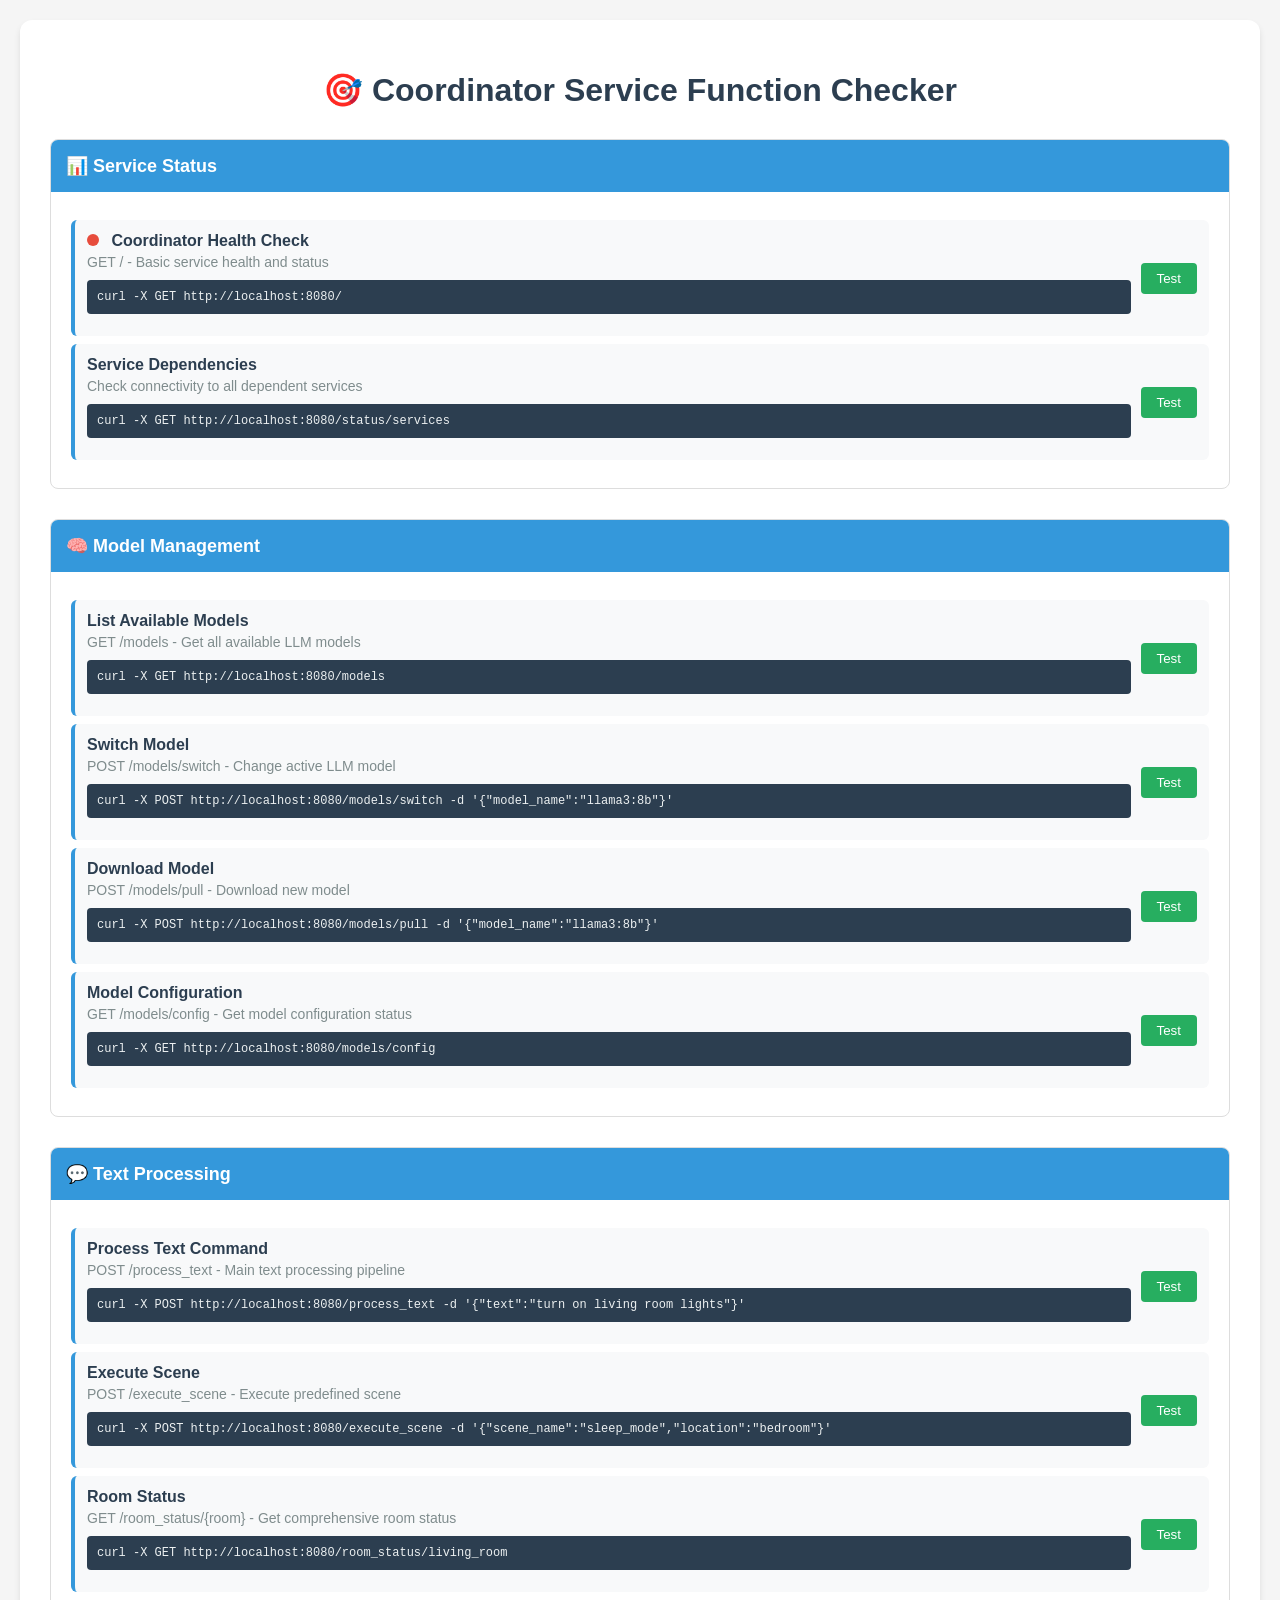
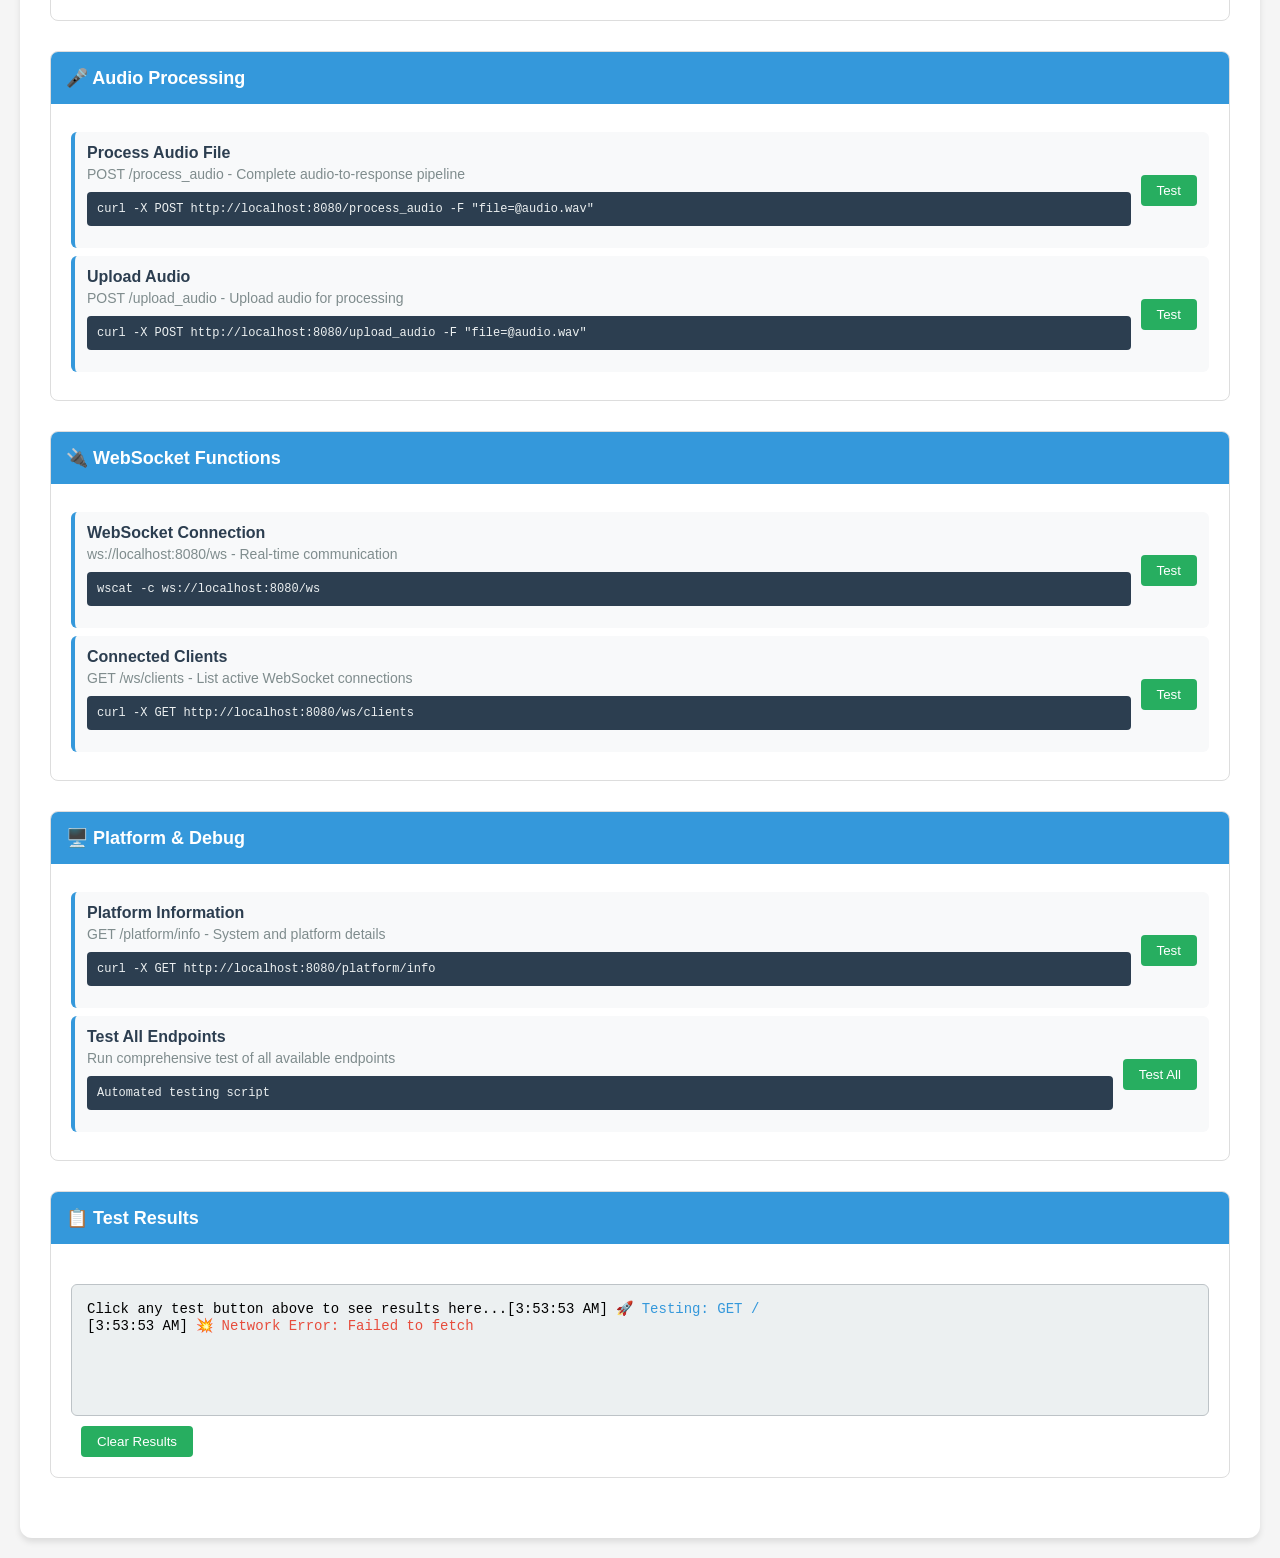
<file: Documentation/DebugTools/Coordinator-service-check.html>
<!-- This html is discard -->
<!-- However, it might be modified for every api test -->

<!DOCTYPE html>
<html lang="en">
<head>
    <meta charset="UTF-8">
    <meta name="viewport" content="width=device-width, initial-scale=1.0">
    <title>Coordinator Function Checker</title>
    <style>
        body {
            font-family: 'Segoe UI', Tahoma, Geneva, Verdana, sans-serif;
            margin: 0;
            padding: 20px;
            background: #f5f5f5;
        }
        .container {
            max-width: 1200px;
            margin: 0 auto;
            background: white;
            border-radius: 12px;
            padding: 30px;
            box-shadow: 0 4px 6px rgba(0,0,0,0.1);
        }
        h1 {
            color: #2c3e50;
            text-align: center;
            margin-bottom: 30px;
        }
        .function-group {
            margin-bottom: 30px;
            border: 1px solid #ddd;
            border-radius: 8px;
            overflow: hidden;
        }
        .group-header {
            background: #3498db;
            color: white;
            padding: 15px;
            margin: 0;
            font-size: 18px;
            font-weight: bold;
        }
        .group-content {
            padding: 20px;
        }
        .function-item {
            display: flex;
            justify-content: space-between;
            align-items: center;
            padding: 12px;
            margin: 8px 0;
            background: #f8f9fa;
            border-radius: 6px;
            border-left: 4px solid #3498db;
        }
        .function-info {
            flex: 1;
        }
        .function-name {
            font-weight: bold;
            color: #2c3e50;
            margin-bottom: 4px;
        }
        .function-desc {
            color: #7f8c8d;
            font-size: 14px;
        }
        .test-button {
            background: #27ae60;
            color: white;
            border: none;
            padding: 8px 16px;
            border-radius: 4px;
            cursor: pointer;
            margin-left: 10px;
        }
        .test-button:hover {
            background: #219a52;
        }
        .test-button:disabled {
            background: #bdc3c7;
            cursor: not-allowed;
        }
        .result-area {
            margin-top: 20px;
            padding: 15px;
            background: #ecf0f1;
            border-radius: 6px;
            border: 1px solid #bdc3c7;
            min-height: 100px;
            font-family: 'Courier New', monospace;
            font-size: 14px;
            white-space: pre-wrap;
            overflow-y: auto;
            max-height: 300px;
        }
        .success { color: #27ae60; }
        .error { color: #e74c3c; }
        .info { color: #3498db; }
        .curl-command {
            background: #2c3e50;
            color: #ecf0f1;
            padding: 10px;
            border-radius: 4px;
            font-family: 'Courier New', monospace;
            margin: 10px 0;
            font-size: 12px;
            overflow-x: auto;
        }
        .status-indicator {
            width: 12px;
            height: 12px;
            border-radius: 50%;
            display: inline-block;
            margin-right: 8px;
        }
        .status-online { background: #27ae60; }
        .status-offline { background: #e74c3c; }
        .status-warning { background: #f39c12; }
    </style>
</head>
<body>
    <div class="container">
        <h1>🎯 Coordinator Service Function Checker</h1>
        
        <!-- Service Status -->
        <div class="function-group">
            <h3 class="group-header">📊 Service Status</h3>
            <div class="group-content">
                <div class="function-item">
                    <div class="function-info">
                        <div class="function-name">
                            <span class="status-indicator" id="coordinator-status"></span>
                            Coordinator Health Check
                        </div>
                        <div class="function-desc">GET / - Basic service health and status</div>
                        <div class="curl-command">curl -X GET http://localhost:8080/</div>
                    </div>
                    <button class="test-button" onclick="testHealthCheck()">Test</button>
                </div>
                
                <div class="function-item">
                    <div class="function-info">
                        <div class="function-name">Service Dependencies</div>
                        <div class="function-desc">Check connectivity to all dependent services</div>
                        <div class="curl-command">curl -X GET http://localhost:8080/status/services</div>
                    </div>
                    <button class="test-button" onclick="testServiceDependencies()">Test</button>
                </div>
            </div>
        </div>

        <!-- Model Management -->
        <div class="function-group">
            <h3 class="group-header">🧠 Model Management</h3>
            <div class="group-content">
                <div class="function-item">
                    <div class="function-info">
                        <div class="function-name">List Available Models</div>
                        <div class="function-desc">GET /models - Get all available LLM models</div>
                        <div class="curl-command">curl -X GET http://localhost:8080/models</div>
                    </div>
                    <button class="test-button" onclick="testListModels()">Test</button>
                </div>
                
                <div class="function-item">
                    <div class="function-info">
                        <div class="function-name">Switch Model</div>
                        <div class="function-desc">POST /models/switch - Change active LLM model</div>
                        <div class="curl-command">curl -X POST http://localhost:8080/models/switch -d '{"model_name":"llama3:8b"}'</div>
                    </div>
                    <button class="test-button" onclick="testSwitchModel()">Test</button>
                </div>
                
                <div class="function-item">
                    <div class="function-info">
                        <div class="function-name">Download Model</div>
                        <div class="function-desc">POST /models/pull - Download new model</div>
                        <div class="curl-command">curl -X POST http://localhost:8080/models/pull -d '{"model_name":"llama3:8b"}'</div>
                    </div>
                    <button class="test-button" onclick="testDownloadModel()">Test</button>
                </div>
                
                <div class="function-item">
                    <div class="function-info">
                        <div class="function-name">Model Configuration</div>
                        <div class="function-desc">GET /models/config - Get model configuration status</div>
                        <div class="curl-command">curl -X GET http://localhost:8080/models/config</div>
                    </div>
                    <button class="test-button" onclick="testModelConfig()">Test</button>
                </div>
            </div>
        </div>

        <!-- Text Processing -->
        <div class="function-group">
            <h3 class="group-header">💬 Text Processing</h3>
            <div class="group-content">
                <div class="function-item">
                    <div class="function-info">
                        <div class="function-name">Process Text Command</div>
                        <div class="function-desc">POST /process_text - Main text processing pipeline</div>
                        <div class="curl-command">curl -X POST http://localhost:8080/process_text -d '{"text":"turn on living room lights"}'</div>
                    </div>
                    <button class="test-button" onclick="testProcessText()">Test</button>
                </div>
                
                <div class="function-item">
                    <div class="function-info">
                        <div class="function-name">Execute Scene</div>
                        <div class="function-desc">POST /execute_scene - Execute predefined scene</div>
                        <div class="curl-command">curl -X POST http://localhost:8080/execute_scene -d '{"scene_name":"sleep_mode","location":"bedroom"}'</div>
                    </div>
                    <button class="test-button" onclick="testExecuteScene()">Test</button>
                </div>
                
                <div class="function-item">
                    <div class="function-info">
                        <div class="function-name">Room Status</div>
                        <div class="function-desc">GET /room_status/{room} - Get comprehensive room status</div>
                        <div class="curl-command">curl -X GET http://localhost:8080/room_status/living_room</div>
                    </div>
                    <button class="test-button" onclick="testRoomStatus()">Test</button>
                </div>
            </div>
        </div>

        <!-- Audio Processing -->
        <div class="function-group">
            <h3 class="group-header">🎤 Audio Processing</h3>
            <div class="group-content">
                <div class="function-item">
                    <div class="function-info">
                        <div class="function-name">Process Audio File</div>
                        <div class="function-desc">POST /process_audio - Complete audio-to-response pipeline</div>
                        <div class="curl-command">curl -X POST http://localhost:8080/process_audio -F "file=@audio.wav"</div>
                    </div>
                    <button class="test-button" onclick="testProcessAudio()">Test</button>
                </div>
                
                <div class="function-item">
                    <div class="function-info">
                        <div class="function-name">Upload Audio</div>
                        <div class="function-desc">POST /upload_audio - Upload audio for processing</div>
                        <div class="curl-command">curl -X POST http://localhost:8080/upload_audio -F "file=@audio.wav"</div>
                    </div>
                    <button class="test-button" onclick="testUploadAudio()">Test</button>
                </div>
            </div>
        </div>

        <!-- WebSocket Functions -->
        <div class="function-group">
            <h3 class="group-header">🔌 WebSocket Functions</h3>
            <div class="group-content">
                <div class="function-item">
                    <div class="function-info">
                        <div class="function-name">WebSocket Connection</div>
                        <div class="function-desc">ws://localhost:8080/ws - Real-time communication</div>
                        <div class="curl-command">wscat -c ws://localhost:8080/ws</div>
                    </div>
                    <button class="test-button" onclick="testWebSocket()">Test</button>
                </div>
                
                <div class="function-item">
                    <div class="function-info">
                        <div class="function-name">Connected Clients</div>
                        <div class="function-desc">GET /ws/clients - List active WebSocket connections</div>
                        <div class="curl-command">curl -X GET http://localhost:8080/ws/clients</div>
                    </div>
                    <button class="test-button" onclick="testWebSocketClients()">Test</button>
                </div>
            </div>
        </div>

        <!-- Platform Information -->
        <div class="function-group">
            <h3 class="group-header">🖥️ Platform & Debug</h3>
            <div class="group-content">
                <div class="function-item">
                    <div class="function-info">
                        <div class="function-name">Platform Information</div>
                        <div class="function-desc">GET /platform/info - System and platform details</div>
                        <div class="curl-command">curl -X GET http://localhost:8080/platform/info</div>
                    </div>
                    <button class="test-button" onclick="testPlatformInfo()">Test</button>
                </div>
                
                <div class="function-item">
                    <div class="function-info">
                        <div class="function-name">Test All Endpoints</div>
                        <div class="function-desc">Run comprehensive test of all available endpoints</div>
                        <div class="curl-command">Automated testing script</div>
                    </div>
                    <button class="test-button" onclick="testAllEndpoints()">Test All</button>
                </div>
            </div>
        </div>

        <!-- Results Area -->
        <div class="function-group">
            <h3 class="group-header">📋 Test Results</h3>
            <div class="group-content">
                <div id="results" class="result-area">Click any test button above to see results here...</div>
                <button class="test-button" onclick="clearResults()" style="margin-top: 10px;">Clear Results</button>
            </div>
        </div>
    </div>

    <script>
        const BASE_URL = 'http://localhost:8080';
        const resultsArea = document.getElementById('results');

        function log(message, type = 'info') {
            const timestamp = new Date().toLocaleTimeString();
            const className = type === 'error' ? 'error' : type === 'success' ? 'success' : 'info';
            resultsArea.innerHTML += `[${timestamp}] <span class="${className}">${message}</span>\n`;
            resultsArea.scrollTop = resultsArea.scrollHeight;
        }

        function clearResults() {
            resultsArea.innerHTML = '';
        }

        async function makeRequest(endpoint, options = {}) {
            try {
                log(`🚀 Testing: ${options.method || 'GET'} ${endpoint}`);
                const response = await fetch(`${BASE_URL}${endpoint}`, {
                    headers: { 'Content-Type': 'application/json' },
                    ...options
                });
                
                const responseText = await response.text();
                let responseData;
                
                try {
                    responseData = JSON.parse(responseText);
                } catch {
                    responseData = responseText;
                }

                if (response.ok) {
                    log(`✅ Success (${response.status}): ${JSON.stringify(responseData, null, 2)}`, 'success');
                } else {
                    log(`❌ Error (${response.status}): ${responseText}`, 'error');
                }
                
                return { success: response.ok, data: responseData, status: response.status };
            } catch (error) {
                log(`💥 Network Error: ${error.message}`, 'error');
                return { success: false, error: error.message };
            }
        }

        // Test Functions
        async function testHealthCheck() {
            const result = await makeRequest('/');
            updateServiceStatus(result.success);
        }

        async function testServiceDependencies() {
            await makeRequest('/status/services');
        }

        async function testListModels() {
            await makeRequest('/models');
        }

        async function testSwitchModel() {
            await makeRequest('/models/switch', {
                method: 'POST',
                body: JSON.stringify({ model_name: 'llama3:8b' })
            });
        }

        async function testDownloadModel() {
            log('⏳ Note: Model download may take several minutes...');
            await makeRequest('/models/pull', {
                method: 'POST',
                body: JSON.stringify({ model_name: 'llama3:8b' })
            });
        }

        async function testModelConfig() {
            await makeRequest('/models/config');
        }

        async function testProcessText() {
            await makeRequest('/process_text', {
                method: 'POST',
                body: JSON.stringify({ text: 'turn on living room lights' })
            });
        }

        async function testExecuteScene() {
            await makeRequest('/execute_scene', {
                method: 'POST',
                body: JSON.stringify({ scene_name: 'sleep_mode', location: 'bedroom' })
            });
        }

        async function testRoomStatus() {
            await makeRequest('/room_status/living_room');
        }

        async function testProcessAudio() {
            log('📁 Audio processing requires file upload - use curl or web interface');
        }

        async function testUploadAudio() {
            log('📁 Audio upload requires file - use curl or web interface');
        }

        async function testWebSocket() {
            log('🔌 Testing WebSocket connection...');
            try {
                const ws = new WebSocket('ws://localhost:8080/ws');
                
                ws.onopen = () => {
                    log('✅ WebSocket connected successfully', 'success');
                    ws.send(JSON.stringify({ type: 'ping' }));
                };
                
                ws.onmessage = (event) => {
                    log(`📨 WebSocket message: ${event.data}`, 'success');
                };
                
                ws.onerror = (error) => {
                    log(`❌ WebSocket error: ${error}`, 'error');
                };
                
                setTimeout(() => ws.close(), 3000);
            } catch (error) {
                log(`💥 WebSocket connection failed: ${error.message}`, 'error');
            }
        }

        async function testWebSocketClients() {
            await makeRequest('/ws/clients');
        }

        async function testPlatformInfo() {
            await makeRequest('/platform/info');
        }

        async function testAllEndpoints() {
            log('🚀 Running comprehensive test suite...');
            log('=' * 50);
            
            const tests = [
                testHealthCheck,
                testListModels,
                testModelConfig,
                testProcessText,
                testRoomStatus,
                testWebSocketClients,
                testPlatformInfo
            ];
            
            for (const test of tests) {
                await test();
                await new Promise(resolve => setTimeout(resolve, 1000)); // 1 second delay
            }
            
            log('✨ All tests completed!', 'success');
        }

        function updateServiceStatus(isOnline) {
            const indicator = document.getElementById('coordinator-status');
            indicator.className = `status-indicator ${isOnline ? 'status-online' : 'status-offline'}`;
        }

        // Auto-check service status on page load
        window.addEventListener('load', () => {
            setTimeout(testHealthCheck, 1000);
        });
    </script>
</body>
</html>
</file>
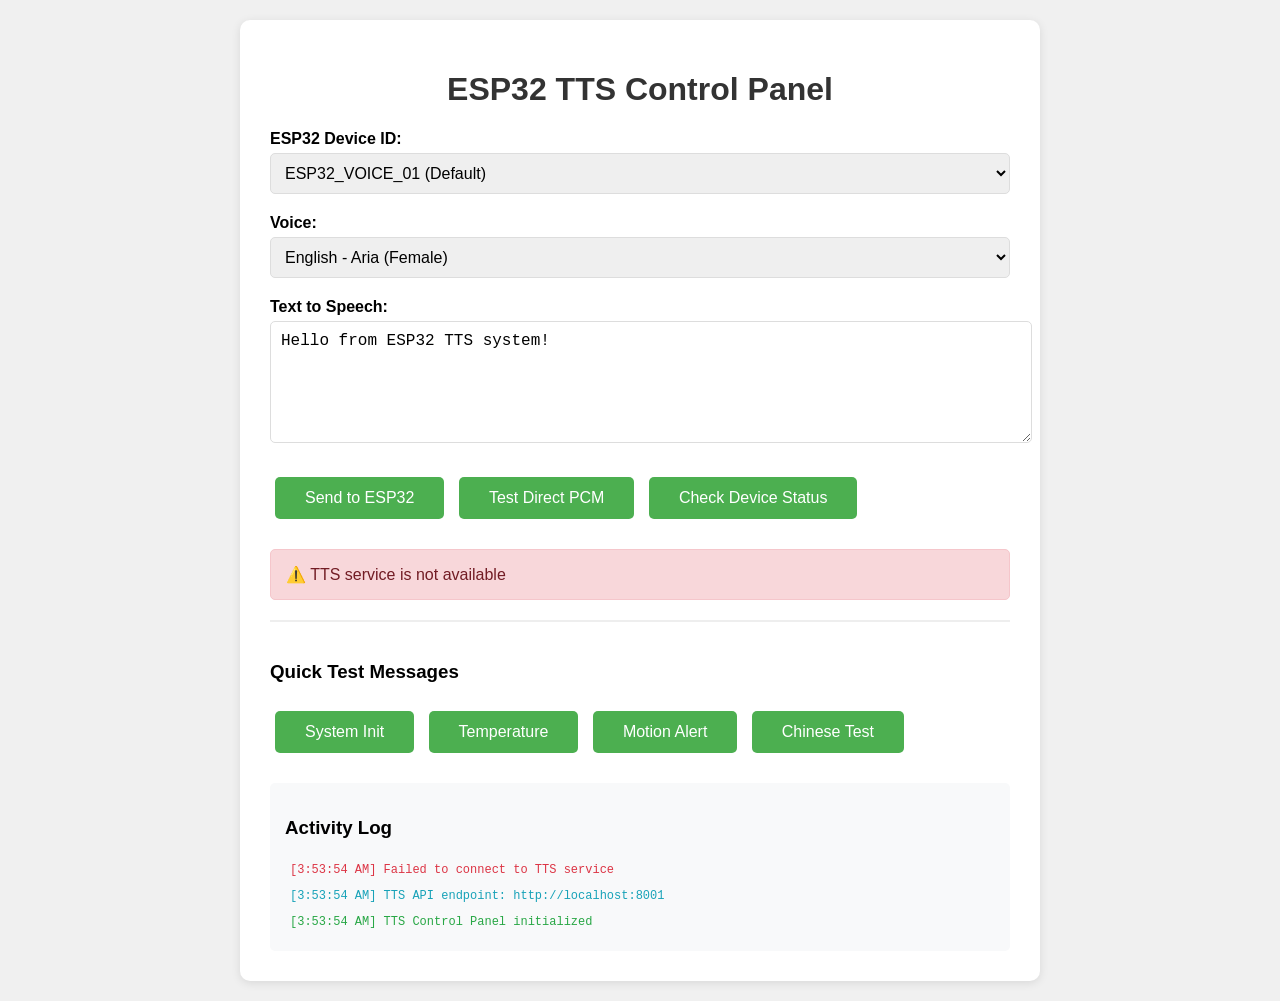
<file: Documentation/DebugTools/TTS-Check.html>
<!DOCTYPE html>
<html lang="en">
<head>
    <meta charset="UTF-8">
    <meta name="viewport" content="width=device-width, initial-scale=1.0">
    <title>ESP32 TTS Control</title>
    <style>
        body {
            font-family: Arial, sans-serif;
            max-width: 800px;
            margin: 0 auto;
            padding: 20px;
            background-color: #f0f0f0;
        }
        .container {
            background: white;
            padding: 30px;
            border-radius: 10px;
            box-shadow: 0 2px 10px rgba(0,0,0,0.1);
        }
        h1 {
            color: #333;
            text-align: center;
        }
        .input-group {
            margin: 20px 0;
        }
        label {
            display: block;
            margin-bottom: 5px;
            font-weight: bold;
        }
        input, textarea, select {
            width: 100%;
            padding: 10px;
            border: 1px solid #ddd;
            border-radius: 5px;
            font-size: 16px;
        }
        textarea {
            min-height: 100px;
            resize: vertical;
        }
        button {
            background-color: #4CAF50;
            color: white;
            padding: 12px 30px;
            border: none;
            border-radius: 5px;
            font-size: 16px;
            cursor: pointer;
            margin: 10px 5px;
        }
        button:hover {
            background-color: #45a049;
        }
        button:disabled {
            background-color: #cccccc;
            cursor: not-allowed;
        }
        .status {
            padding: 15px;
            margin: 20px 0;
            border-radius: 5px;
            display: none;
        }
        .status.success {
            background-color: #d4edda;
            color: #155724;
            border: 1px solid #c3e6cb;
        }
        .status.error {
            background-color: #f8d7da;
            color: #721c24;
            border: 1px solid #f5c6cb;
        }
        .status.info {
            background-color: #d1ecf1;
            color: #0c5460;
            border: 1px solid #bee5eb;
        }
        .device-list {
            margin: 20px 0;
            padding: 15px;
            background-color: #f8f9fa;
            border-radius: 5px;
        }
        .device-item {
            padding: 10px;
            margin: 5px 0;
            background-color: white;
            border-radius: 5px;
            display: flex;
            justify-content: space-between;
            align-items: center;
        }
        .test-buttons {
            margin-top: 20px;
            border-top: 2px solid #eee;
            padding-top: 20px;
        }
        .log-container {
            margin-top: 20px;
            padding: 15px;
            background-color: #f8f9fa;
            border-radius: 5px;
            max-height: 300px;
            overflow-y: auto;
        }
        .log-entry {
            padding: 5px;
            margin: 2px 0;
            font-family: monospace;
            font-size: 12px;
        }
        .log-entry.error {
            color: #dc3545;
        }
        .log-entry.success {
            color: #28a745;
        }
        .log-entry.info {
            color: #17a2b8;
        }
    </style>
</head>
<body>
    <div class="container">
        <h1>ESP32 TTS Control Panel</h1>
        
        <!-- 设备选择 -->
        <div class="input-group">
            <label for="deviceId">ESP32 Device ID:</label>
            <select id="deviceId">
                <option value="ESP32_VOICE_01">ESP32_VOICE_01 (Default)</option>
                <option value="ESP32_002">ESP32_002</option>
                <option value="ESP32_003">ESP32_003</option>
                <option value="custom">Custom...</option>
            </select>
            <input type="text" id="customDeviceId" placeholder="Enter custom device ID" style="display:none; margin-top:10px;">
        </div>
        
        <!-- 语音选择 -->
        <div class="input-group">
            <label for="voice">Voice:</label>
            <select id="voice">
                <option value="en-US-AriaNeural">English - Aria (Female)</option>
                <option value="en-US-GuyNeural">English - Guy (Male)</option>
                <option value="zh-CN-XiaoxiaoNeural">Chinese - Xiaoxiao (Female)</option>
                <option value="zh-CN-YunxiNeural">Chinese - Yunxi (Male)</option>
            </select>
        </div>
        
        <!-- 文本输入 -->
        <div class="input-group">
            <label for="textInput">Text to Speech:</label>
            <textarea id="textInput" placeholder="Enter text to convert to speech...">Hello from ESP32 TTS system!</textarea>
        </div>
        
        <!-- 控制按钮 -->
        <div>
            <button onclick="sendToESP32()" id="sendBtn">Send to ESP32</button>
            <button onclick="testDirectPCM()" id="testBtn">Test Direct PCM</button>
            <button onclick="checkDeviceStatus()" id="statusBtn">Check Device Status</button>
        </div>
        
        <!-- 状态显示 -->
        <div id="status" class="status"></div>
        
        <!-- 快速测试按钮 -->
        <div class="test-buttons">
            <h3>Quick Test Messages</h3>
            <button onclick="sendQuickMessage('System initialized successfully')">System Init</button>
            <button onclick="sendQuickMessage('Temperature is 25 degrees celsius')">Temperature</button>
            <button onclick="sendQuickMessage('Motion detected in living room')">Motion Alert</button>
            <button onclick="sendQuickMessage('你好，欢迎使用语音系统')">Chinese Test</button>
        </div>
        
        <!-- 日志显示 -->
        <div class="log-container">
            <h3>Activity Log</h3>
            <div id="logEntries"></div>
        </div>
    </div>

    <script>
        // TTS服务地址
        const TTS_API = 'http://localhost:8001';
        
        // 设备ID选择处理
        document.getElementById('deviceId').addEventListener('change', function(e) {
            const customInput = document.getElementById('customDeviceId');
            if (e.target.value === 'custom') {
                customInput.style.display = 'block';
            } else {
                customInput.style.display = 'none';
            }
        });
        
        // 获取当前设备ID
        function getCurrentDeviceId() {
            const select = document.getElementById('deviceId');
            if (select.value === 'custom') {
                return document.getElementById('customDeviceId').value || 'ESP32_VOICE_01';
            }
            return select.value;
        }
        
        // 添加日志
        function addLog(message, type = 'info') {
            const logContainer = document.getElementById('logEntries');
            const logEntry = document.createElement('div');
            logEntry.className = `log-entry ${type}`;
            const timestamp = new Date().toLocaleTimeString();
            logEntry.textContent = `[${timestamp}] ${message}`;
            logContainer.insertBefore(logEntry, logContainer.firstChild);
            
            // 限制日志数量
            while (logContainer.children.length > 50) {
                logContainer.removeChild(logContainer.lastChild);
            }
        }
        
        // 显示状态
        function showStatus(message, type = 'info') {
            const statusDiv = document.getElementById('status');
            statusDiv.textContent = message;
            statusDiv.className = `status ${type}`;
            statusDiv.style.display = 'block';
            
            // 3秒后自动隐藏
            setTimeout(() => {
                statusDiv.style.display = 'none';
            }, 3000);
        }
        
        // 发送TTS到ESP32
        async function sendToESP32() {
            const text = document.getElementById('textInput').value.trim();
            const voice = document.getElementById('voice').value;
            const deviceId = getCurrentDeviceId();
            
            if (!text) {
                showStatus('Please enter some text', 'error');
                return;
            }
            
            if (!deviceId) {
                showStatus('Please enter a device ID', 'error');
                return;
            }
            
            // 禁用按钮
            const sendBtn = document.getElementById('sendBtn');
            sendBtn.disabled = true;
            sendBtn.textContent = 'Sending...';
            
            try {
                addLog(`Sending TTS request to device ${deviceId}`, 'info');
                
                const response = await fetch(`${TTS_API}/esp32/synthesize`, {
                    method: 'POST',
                    headers: {
                        'Content-Type': 'application/json',
                        'X-Device-ID': deviceId
                    },
                    body: JSON.stringify({
                        text: text,
                        voice: voice
                    })
                });
                
                const data = await response.json();
                
                if (response.ok) {
                    showStatus(`✅ TTS sent successfully to ${deviceId}`, 'success');
                    addLog(`TTS queued for ${deviceId}: "${text.substring(0, 50)}..."`, 'success');
                    addLog(`Audio ID: ${data.audio_id}`, 'info');
                } else {
                    showStatus(`❌ Error: ${data.error}`, 'error');
                    addLog(`Failed to send TTS: ${data.error}`, 'error');
                }
                
            } catch (error) {
                showStatus(`❌ Network error: ${error.message}`, 'error');
                addLog(`Network error: ${error.message}`, 'error');
            } finally {
                sendBtn.disabled = false;
                sendBtn.textContent = 'Send to ESP32';
            }
        }
        
        // 测试直接PCM流
        async function testDirectPCM() {
            const text = document.getElementById('textInput').value.trim();
            const voice = document.getElementById('voice').value;
            
            if (!text) {
                showStatus('Please enter some text', 'error');
                return;
            }
            
            const testBtn = document.getElementById('testBtn');
            testBtn.disabled = true;
            testBtn.textContent = 'Testing...';
            
            try {
                addLog('Testing direct PCM stream...', 'info');
                
                const response = await fetch(`${TTS_API}/esp32/pcm`, {
                    method: 'POST',
                    headers: {
                        'Content-Type': 'application/json'
                    },
                    body: JSON.stringify({
                        text: text,
                        voice: voice
                    })
                });
                
                if (response.ok) {
                    const contentLength = response.headers.get('Content-Length');
                    showStatus(`✅ PCM generated successfully (${contentLength} bytes)`, 'success');
                    addLog(`PCM stream generated: ${contentLength} bytes`, 'success');
                    
                    // 显示音频信息
                    const sampleRate = response.headers.get('X-Sample-Rate');
                    const channels = response.headers.get('X-Channels');
                    const bitsPerSample = response.headers.get('X-Bits-Per-Sample');
                    addLog(`Audio format: ${sampleRate}Hz, ${channels}ch, ${bitsPerSample}bit`, 'info');
                } else {
                    const data = await response.json();
                    showStatus(`❌ Error: ${data.error}`, 'error');
                    addLog(`PCM generation failed: ${data.error}`, 'error');
                }
                
            } catch (error) {
                showStatus(`❌ Network error: ${error.message}`, 'error');
                addLog(`Network error: ${error.message}`, 'error');
            } finally {
                testBtn.disabled = false;
                testBtn.textContent = 'Test Direct PCM';
            }
        }
        
        // 检查设备状态
        async function checkDeviceStatus() {
            const deviceId = getCurrentDeviceId();
            
            if (!deviceId) {
                showStatus('Please enter a device ID', 'error');
                return;
            }
            
            const statusBtn = document.getElementById('statusBtn');
            statusBtn.disabled = true;
            statusBtn.textContent = 'Checking...';
            
            try {
                addLog(`Checking status for device ${deviceId}...`, 'info');
                
                // 这里可以添加实际的状态检查逻辑
                // 例如，检查设备是否在线，队列中是否有待处理的任务等
                
                showStatus(`Device ${deviceId} status check completed`, 'info');
                addLog(`Device ${deviceId} is ready to receive TTS`, 'success');
                
            } catch (error) {
                showStatus(`❌ Error checking status: ${error.message}`, 'error');
                addLog(`Status check failed: ${error.message}`, 'error');
            } finally {
                statusBtn.disabled = false;
                statusBtn.textContent = 'Check Device Status';
            }
        }
        
        // 发送快速测试消息
        function sendQuickMessage(text) {
            document.getElementById('textInput').value = text;
            sendToESP32();
        }
        
        // 页面加载时的初始化
        window.onload = function() {
            addLog('TTS Control Panel initialized', 'success');
            addLog(`TTS API endpoint: ${TTS_API}`, 'info');
            
            // 检查TTS服务是否可用
            fetch(`${TTS_API}/health`)
                .then(response => response.json())
                .then(data => {
                    if (data.status === 'healthy') {
                        addLog('TTS service is healthy', 'success');
                        if (data.audio_processing) {
                            addLog('PCM audio processing is available', 'success');
                        } else {
                            addLog('PCM audio processing is not available', 'warning');
                        }
                    }
                })
                .catch(error => {
                    addLog('Failed to connect to TTS service', 'error');
                    showStatus('⚠️ TTS service is not available', 'error');
                });
        };
        
        // 键盘快捷键
        document.addEventListener('keydown', function(e) {
            if (e.ctrlKey && e.key === 'Enter') {
                sendToESP32();
            }
        });
    </script>
</body>
</html>
</file>
<file: web/css/styles.css>
/* Global styles */
body {
    background: linear-gradient(135deg, #667eea 0%, #764ba2 100%);
    font-family: 'Segoe UI', Tahoma, Geneva, Verdana, sans-serif;
    min-height: 100vh;
}

.container, .container-fluid {
    max-width: 1400px;
}

/* Card styles */
.card {
    border-radius: 15px;
    box-shadow: 0 8px 25px rgba(0, 0, 0, 0.15);
    margin-bottom: 20px;
    transition: all 0.3s ease;
    backdrop-filter: blur(10px);
    background: rgba(255, 255, 255, 0.95);
}

.card:hover {
    transform: translateY(-5px);
    box-shadow: 0 12px 35px rgba(0, 0, 0, 0.2);
}

.card-header {
    background: linear-gradient(135deg, #f1f8ff 0%, #e3f2fd 100%);
    border-bottom: 1px solid #dee2e6;
    border-radius: 15px 15px 0 0 !important;
}

/* Mode switcher */
.mode-switcher {
    position: fixed;
    top: 20px;
    right: 20px;
    z-index: 1000;
}

.mode-btn {
    background: rgba(255, 255, 255, 0.9);
    border: none;
    border-radius: 50px;
    padding: 10px 20px;
    margin: 5px;
    transition: all 0.3s ease;
    backdrop-filter: blur(10px);
    font-weight: 500;
    text-decoration: none;
    display: inline-block;
    color: #333;
}

.mode-btn:hover {
    background: rgba(255, 255, 255, 1);
    transform: scale(1.05);
    color: #333;
    text-decoration: none;
}

.mode-btn.active {
    background: linear-gradient(135deg, #667eea 0%, #764ba2 100%);
    color: white;
}

/* Output area styles */
.output-area {
    background: #2d3748;
    border: 1px solid #4a5568;
    border-radius: 8px;
    color: #e2e8f0;
    font-family: 'Courier New', monospace;
    min-height: 120px;
    max-height: 300px;
    overflow-y: auto;
    padding: 15px;
    white-space: pre-wrap;
}

/* Chat area styles */
.chat-area {
    background: #ffffff;
    border: 1px solid #e2e8f0;
    border-radius: 12px;
    max-height: 400px;
    min-height: 200px;
    overflow-y: auto;
    padding: 15px;
}

.chat-message {
    border-radius: 18px;
    margin-bottom: 12px;
    max-width: 80%;
    padding: 12px 18px;
    word-wrap: break-word;
}

.chat-message.user {
    background: linear-gradient(135deg, #667eea 0%, #764ba2 100%);
    color: white;
    margin-left: auto;
}

.chat-message.ai {
    background: #f1f3f4;
    color: #333;
    margin-right: auto;
}

.chat-message.system {
    background: #e3f2fd;
    color: #1565c0;
    font-size: 0.9em;
    text-align: center;
    margin: 0 auto;
    max-width: 90%;
}

.chat-message p {
    margin: 0;
}

/* Button styles */
.btn {
    border-radius: 8px;
    font-weight: 500;
    transition: all 0.3s ease;
    border: none;
}

.btn:hover {
    transform: translateY(-2px);
    box-shadow: 0 4px 12px rgba(0, 0, 0, 0.15);
}

.btn-primary {
    background: linear-gradient(135deg, #667eea 0%, #764ba2 100%);
}

.btn-success {
    background: linear-gradient(135deg, #11998e 0%, #38ef7d 100%);
}

.btn-info {
    background: linear-gradient(135deg, #3498db 0%, #2980b9 100%);
}

.btn-danger {
    background: linear-gradient(135deg, #e74c3c 0%, #c0392b 100%);
}

.btn-secondary {
    background: linear-gradient(135deg, #6c757d 0%, #495057 100%);
}

.btn-warning {
    background: linear-gradient(135deg, #ffc107 0%, #e0a800 100%);
}

/* Device control cards */
.device-card {
    background: white;
    border-radius: 12px;
    padding: 20px;
    text-align: center;
    transition: all 0.3s ease;
    cursor: pointer;
    border: 2px solid transparent;
}

.device-card:hover {
    border-color: #667eea;
    transform: translateY(-3px);
}

.device-card.active {
    border-color: #667eea;
    background: linear-gradient(135deg, #f8f9ff 0%, #e3f2fd 100%);
}

.device-icon {
    font-size: 2.5rem;
    margin-bottom: 10px;
    color: #667eea;
}

/* Quick actions */
.quick-action {
    background: rgba(255, 255, 255, 0.9);
    border-radius: 15px;
    padding: 15px;
    text-align: center;
    transition: all 0.3s ease;
    cursor: pointer;
    border: 2px solid transparent;
}

.quick-action:hover {
    background: white;
    border-color: #667eea;
    transform: scale(1.02);
}

/* Console output styles */
.console-output {
    background: #1a202c;
    border-radius: 8px;
    color: #e2e8f0;
    font-family: 'Courier New', monospace;
    padding: 10px 15px;
    margin: 5px 0;
}

.console-output.success {
    border-left: 4px solid #48bb78;
}

.console-output.error {
    border-left: 4px solid #f56565;
}

.success { 
    color: #48bb78; 
}

.error { 
    color: #f56565; 
}

/* Status indicators */
.status-indicator {
    display: inline-block;
    width: 10px;
    height: 10px;
    border-radius: 50%;
    margin-right: 8px;
}

.status-online { 
    background-color: #48bb78; 
}

.status-offline { 
    background-color: #f56565; 
}

.status-warning { 
    background-color: #ed8936; 
}

/* Voice input animation */
.voice-recording {
    animation: pulse 1.5s infinite;
}

@keyframes pulse {
    0% { transform: scale(1); }
    50% { transform: scale(1.05); }
    100% { transform: scale(1); }
}

/* Scene mode cards */
.scene-card {
    background: linear-gradient(135deg, rgba(255,255,255,0.9) 0%, rgba(248,249,250,0.9) 100%);
    border-radius: 15px;
    padding: 20px;
    text-align: center;
    transition: all 0.3s ease;
    cursor: pointer;
    border: 2px solid transparent;
    backdrop-filter: blur(10px);
}

.scene-card:hover {
    border-color: #667eea;
    transform: translateY(-5px);
    background: linear-gradient(135deg, rgba(255,255,255,1) 0%, rgba(248,249,250,1) 100%);
}

.scene-icon {
    font-size: 3rem;
    margin-bottom: 15px;
    background: linear-gradient(135deg, #667eea 0%, #764ba2 100%);
    -webkit-background-clip: text;
    -webkit-text-fill-color: transparent;
    background-clip: text;
}

/* Environment status display */
.environment-item {
    display: flex;
    justify-content: space-between;
    align-items: center;
    padding: 8px 0;
    border-bottom: 1px solid #e9ecef;
}

.environment-item:last-child {
    border-bottom: none;
}

.environment-value {
    font-weight: 600;
    color: #667eea;
}

/* Room selection tabs */
.room-tabs {
    display: flex;
    gap: 10px;
    margin-bottom: 20px;
    flex-wrap: wrap;
}

.room-tab {
    padding: 10px 20px;
    background: rgba(255, 255, 255, 0.8);
    border: 2px solid transparent;
    border-radius: 25px;
    cursor: pointer;
    transition: all 0.3s ease;
    font-weight: 500;
}

.room-tab:hover {
    background: rgba(255, 255, 255, 1);
    border-color: #667eea;
}

.room-tab.active {
    background: linear-gradient(135deg, #667eea 0%, #764ba2 100%);
    color: white;
}

/* Device grid layout */
.device-grid {
    display: grid;
    grid-template-columns: repeat(auto-fit, minmax(200px, 1fr));
    gap: 20px;
    margin-top: 20px;
}

/* Form controls enhancement */
.form-control, .form-select {
    border-radius: 8px;
    border: 2px solid #e9ecef;
    transition: border-color 0.3s ease;
}

.form-control:focus, .form-select:focus {
    border-color: #667eea;
    box-shadow: 0 0 0 0.2rem rgba(102, 126, 234, 0.25);
}

/* Loading spinner */
.loading-spinner {
    display: inline-block;
    width: 20px;
    height: 20px;
    border: 3px solid rgba(255,255,255,.3);
    border-radius: 50%;
    border-top-color: #fff;
    animation: spin 1s ease-in-out infinite;
}

@keyframes spin {
    to { transform: rotate(360deg); }
}

/* Responsive adjustments */
@media (max-width: 768px) {
    .mode-switcher {
        position: relative;
        top: 0;
        right: 0;
        text-align: center;
        margin-bottom: 20px;
    }
    
    .chat-message {
        max-width: 90%;
    }
    
    .device-card, .scene-card {
        margin-bottom: 15px;
    }
    
    .room-tabs {
        justify-content: center;
    }
    
    .device-grid {
        grid-template-columns: 1fr;
    }
    
    .scene-icon {
        font-size: 2.5rem;
    }
}

@media (max-width: 576px) {
    .container-fluid {
        padding-left: 10px;
        padding-right: 10px;
    }
    
    .card {
        margin-bottom: 15px;
    }
    
    .scene-card {
        padding: 15px;
    }
    
    .mode-btn {
        padding: 8px 15px;
        font-size: 0.9rem;
    }
}

/* Dark mode support (optional) */
@media (prefers-color-scheme: dark) {
    .card {
        background: rgba(30, 41, 59, 0.95);
        color: #e2e8f0;
    }
    
    .card-header {
        background: linear-gradient(135deg, #1e293b 0%, #334155 100%);
        color: #e2e8f0;
    }
    
    .chat-area {
        background: #1a202c;
        border-color: #4a5568;
    }
    
    .chat-message.ai {
        background: #2d3748;
        color: #e2e8f0;
    }
}
</file>
